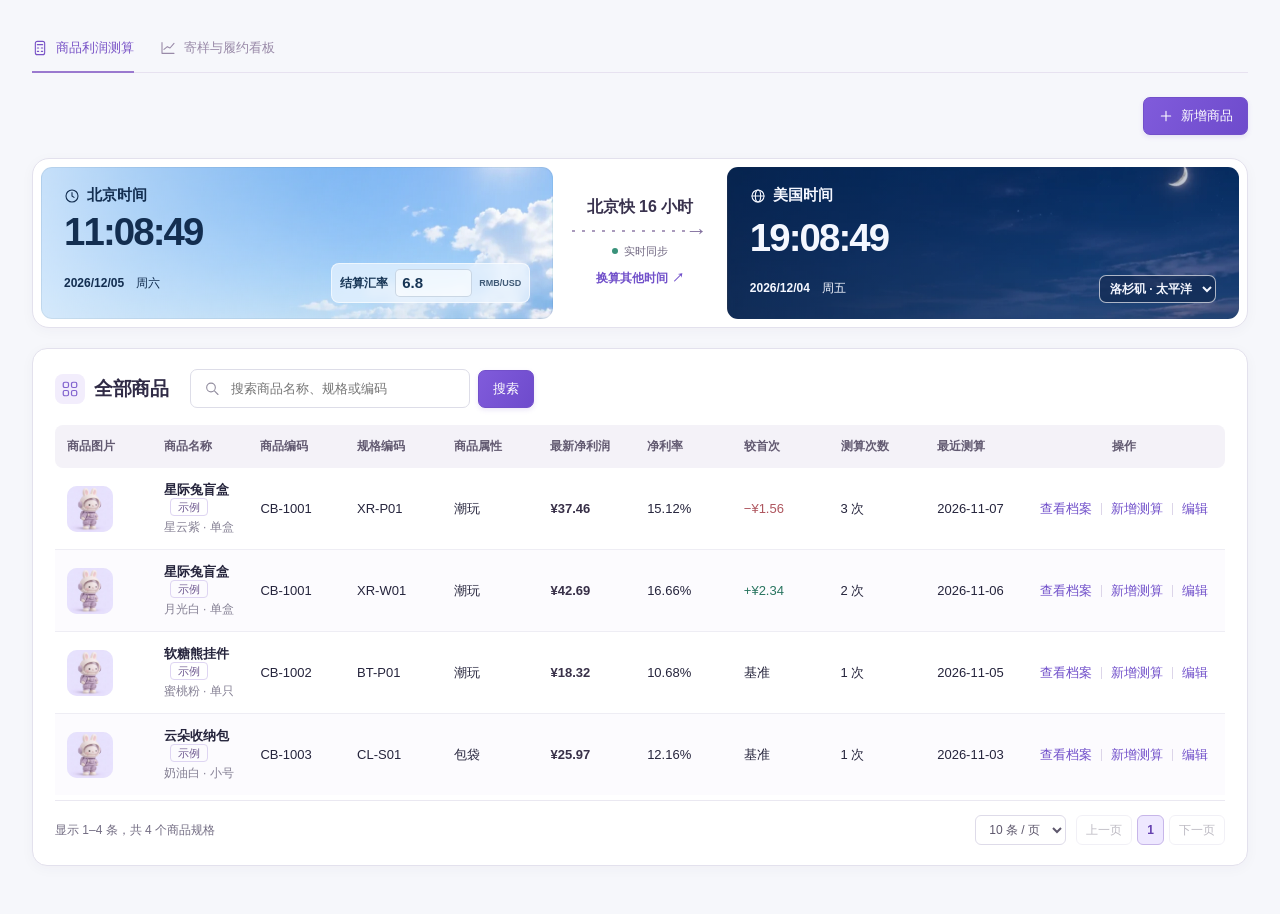
<file: cross-border-profit.html>
<!doctype html>
<html lang="zh-CN"><head><meta charset="utf-8"><meta name="viewport" content="width=device-width,initial-scale=1"><title>跨境利润</title><style>
*{box-sizing:border-box}
body{margin:0;background:#f6f7fb;color:#25243c;font:15px "PingFang SC",Arial,sans-serif;-webkit-font-smoothing:antialiased}
h1,h2,h3,p{margin:0}
b,strong,.num,td{font-variant-numeric:tabular-nums}
button{font:inherit;color:inherit}
aside{position:absolute;left:0;top:0;bottom:0;width:204px;border-right:1px solid #e1e3ef;background:linear-gradient(178deg,#fff 50%,#f8f6ff 100%);display:flex;flex-direction:column;padding:30px 16px}
.brand{display:flex;align-items:center;gap:9px;font-size:24px;font-weight:750;letter-spacing:-1px;padding:0 10px}
.star{font-size:35px;line-height:1;color:#805ae9}
.work{margin:12px 12px 42px;color:#77768a;font-size:13px}
.nav{padding:13px 12px;border-radius:8px;display:flex;gap:11px;align-items:center;color:#68677d;margin-bottom:6px}
.active{background:#efebff;color:#6b4dc6;font-weight:600}
.sidefoot{margin-top:auto;padding:14px 10px 0;border-top:1px solid #e3e2ef;font-size:12px;color:#77768a;display:flex;gap:8px;align-items:center}
.i{width:19px;height:19px;fill:none;stroke:currentColor;stroke-width:1.65;stroke-linecap:round;stroke-linejoin:round;flex:none}
.shell{margin-left:204px}
.bar{height:66px;display:flex;align-items:center;justify-content:space-between;background:#fff;border-bottom:1px solid #e4e5ef;padding:0 32px;font-size:13px;color:#737188}
.crumb,.inline,.actions,.section,.market{display:flex;align-items:center;gap:10px}
.crumb .i{width:12px}
.market{color:#605c74}
.market .i{width:16px}
main{padding:28px 32px 32px}
.pagehead{display:flex;align-items:center;justify-content:space-between;margin-bottom:23px}
h1{font-size:30px;letter-spacing:-1.4px;line-height:1.45}
h2{font-size:19px;letter-spacing:-.5px}
h3{font-size:15px}
.sub,.muted{color:#79778a;font-size:13px}
.sub{margin-top:6px}
.btn{background:#fff;border:1px solid #dfdeea;border-radius:7px;padding:9px 14px;font-size:13px;font-weight:550;display:inline-flex;align-items:center;justify-content:center;gap:7px;white-space:nowrap}
.btn.p{background:#7453d6;border-color:#7453d6;color:white}
.btn .i{width:16px;height:16px}
.panel{background:white;border:1px solid #e1e2ed;border-radius:13px;padding:20px 22px;margin-bottom:16px}
.section{justify-content:space-between;margin-bottom:17px}
.section h2 .i{color:#8264cf;width:18px;height:18px}
.section h2{display:flex;align-items:center;gap:9px}
.split{display:grid;grid-template-columns:minmax(0,1.65fr) minmax(0,1fr);gap:18px;align-items:start}
.fields{display:grid;grid-template-columns:repeat(3,minmax(0,1fr));gap:13px 14px}
.fields.two{grid-template-columns:repeat(2,minmax(0,1fr))}
.field label{display:block;font-size:12px;color:#706c80;margin-bottom:5px}
.input{height:35px;background:#fff;border:1px solid #dbdce8;border-radius:6px;display:flex;justify-content:space-between;align-items:center;padding:0 10px;font-size:13px;color:#323045}
.input em{font-size:11px;font-style:normal;color:#898599}
.field.focus .input{border:1.5px solid #9367e7;background:#fbf9ff}
.input .i{width:12px}
.hint{font-size:12px;color:#777286;line-height:1.6}
.ribbon{background:#f4f1ff;border-radius:7px;padding:10px 12px;margin-top:14px;display:flex;align-items:center;justify-content:space-between;gap:8px;color:#5c4b8d;font-size:12px}
.link{color:#6d4bc2;font-weight:550}
.hero{background:linear-gradient(110deg,#eee9fe,#f8f6ff 78%);border:1px solid #e3dbfb;border-radius:13px;padding:21px 23px}
.hero .num{font-size:39px;letter-spacing:-1.8px;font-weight:650;color:#4b3775;margin:6px 0}
.hero small{color:#6d627d}
.row{display:flex;justify-content:space-between;align-items:center;font-size:13px;padding:7px 0;gap:10px}
.row span:first-child{color:#716d83}
.hr{height:1px;background:#e7e5ee;margin:9px 0}
.tag{display:inline-block;padding:3px 8px;border-radius:5px;background:#f1edff;font-size:11px;color:#7556b7;font-weight:550}
.pos{color:#28745f}
.neg{color:#ae555e}
.wide{width:100%;margin-top:15px}
.cards{display:grid;grid-template-columns:repeat(4,1fr);border:1px solid #dedfea;border-radius:12px;background:white;margin-bottom:18px;padding:18px 3px}
.metric{padding:0 20px;border-right:1px solid #e7e6ee}
.metric:last-child{border:0}
.metric small{color:#706e83}
.metric b{display:block;font-size:27px;line-height:1.45;letter-spacing:-1px}
.metric span{display:block;font-size:12px;color:#858096}
.thumb{width:58px;height:58px;border-radius:10px;object-fit:cover}
.cover{width:178px;height:150px;object-fit:cover;object-position:50% 47%;border-radius:10px}
.identity{display:flex;align-items:center;gap:14px}
.strip{background:linear-gradient(108deg,#ede7fc,#f7f5ff 70%);border:1px solid #e3dcf3;border-radius:13px;padding:16px;display:flex;gap:24px;align-items:center;margin-bottom:20px}
.strip h2{font-size:25px;margin:6px 0}
.strip .stat{margin-left:auto;display:flex;align-items:center;gap:32px;padding-right:24px}
.strip .stat b{font-size:27px;display:block;margin-top:4px}
.strip .stat small{color:#766c85}
.search{border:1px solid #dddde8;background:#fff;border-radius:7px;padding:9px 13px;display:flex;gap:9px;align-items:center;color:#928d9f;font-size:13px;min-width:310px}
.search .i{width:16px}
.table{width:100%;border-collapse:collapse;text-align:left;font-size:13px}
.table th{font-size:12px;color:#79758a;font-weight:550;background:#f6f6fa}
.table th,.table td{padding:12px 10px;white-space:nowrap}
.table td{border-bottom:1px solid #eeedf4}
.table tr:last-child td{border:0}
.table td small{display:block;font-size:11px;color:#858094;margin-top:3px}
.table .selected{background:#fbf9ff}
.between{display:flex;justify-content:space-between;align-items:center}
.small-icon{border-radius:7px;background:#eee9fb;color:#7b64b0;display:flex;align-items:center;justify-content:center;width:34px;height:34px}
.chartwrap{position:relative}
.trendsvg{display:block;width:100%;height:145px}
.flat{padding:13px 0;border-bottom:1px solid #ecebf2;font-size:13px;display:flex;justify-content:space-between;align-items:center}
.flat:last-child{border:0}
.mini th,.mini td{padding:9px 7px;text-align:right}
.mini th:first-child,.mini td:first-child{text-align:left}
.costs{display:flex;gap:10px;align-items:center;margin-top:15px}
.costs b{font-size:19px}
.quote{margin-top:14px;color:#736e82;font-size:12px;line-height:1.7}
.tot{font-size:15px;color:#6247a0;font-weight:650}
.twocol{display:grid;grid-template-columns:1fr 1fr;gap:22px}
.twocol>div+div{border-left:1px solid #e8e7f1;padding-left:21px}
.line{display:flex;gap:10px;align-items:center}
.line .i{width:14px}
.footline{margin-top:12px;font-size:12px;color:#837d91}
.record{color:#6d4ac2;font-weight:600}
.titlemeta{font-size:13px;color:#777286;line-height:1.6}
.num{font-family:Arial,"PingFang SC",sans-serif}

:root{--purple:#7150ca;--line:#e3e2ed}body{min-height:100vh}aside{position:fixed;z-index:2}.nav{border:0;text-align:left;background:transparent}.nav.active{background:#efebff}.nav,.btn,.link,summary,select{cursor:pointer}button:focus-visible,a:focus-visible,summary:focus-visible,input:focus-visible,select:focus-visible{outline:3px solid #baa2f0;outline-offset:2px}.btn:hover,.nav:hover{filter:brightness(.97)}.btn:disabled{opacity:.55;cursor:default}.link{background:transparent;border:0;padding:3px 0;font:inherit;color:var(--purple);text-align:left}.link:hover{text-decoration:underline}.focusring{border-color:#9273de!important}.ribbon{flex-wrap:wrap}.ribbon .actions{gap:12px}.input{padding:0 9px;min-width:0}.input input,.input select,.search input{display:block;background:transparent;border:none;font:inherit;color:inherit;outline:none!important;width:100%;min-width:0}.input input,.input select{height:100%}.input:focus-within,.search:focus-within{border-color:#8b66d6;box-shadow:0 0 0 2px #ede6fb}.input em{white-space:nowrap}.input input[type=number]{appearance:textfield}.input input::-webkit-inner-spin-button{appearance:none}.input.readonly{background:#f6f5fa}.field label{font-weight:500}.fields{row-gap:15px}.search{min-width:280px}.search input{color:#302d45}.hero .num{overflow-wrap:anywhere}.tablewrap{overflow:auto}.chip{font-size:11px;padding:2px 7px;border:1px solid #ded5f2;color:#705b91;border-radius:4px;margin-left:6px}.changed{color:#7650bf;font-size:12px}.caps{margin:12px 0 6px;font-size:13px;color:#686476;font-weight:650}.cardfoot{margin:14px 0 0}.error{color:#ad4252}.good{color:#28745f}.searchline{display:flex;align-items:center;gap:8px}.empty{text-align:center;padding:36px 10px;color:#837e91}.right{position:sticky;top:14px}.pricehero{margin-bottom:15px}.strip .plaincover,.fallback{width:130px;height:126px;display:grid;place-items:center;color:#8062bf;background:#ebe6fa;border-radius:9px}.fallback .i{width:52px;height:52px}.strip .cover{width:154px;height:136px}.thumb.fallback{width:55px;height:55px}.thumb.fallback .i{width:28px;height:28px}.metric b{overflow-wrap:anywhere}.marg{margin-top:10px}.details{margin-top:10px}.details summary{font-size:13px;font-weight:600;padding:8px 0}.details[open] summary{margin-bottom:5px}.pair{font-size:12px;color:#817c90}.notice{padding:10px 12px;background:#fff7ed;border-radius:6px;font-size:12px;color:#885a26;margin:8px 0}.hero .tag{background:#e7dff7}.history-change{white-space:normal!important;max-width:260px;line-height:1.6}.meta{font-size:12px;color:#7a7489}.breakval{overflow-wrap:anywhere;min-width:0}.row b{text-align:right}.split>div{min-width:0}.identity,.pagehead>div{min-width:0}.identity h1,h2{overflow-wrap:anywhere}.cover{object-position:50% 52%}.section .hint{text-align:right}#toast{position:fixed;z-index:8;bottom:24px;left:50%;transform:translateX(-50%);background:#322b46;color:white;padding:11px 18px;border-radius:8px;max-width:90vw;box-shadow:0 4px 18px #30244120}#toast:empty{display:none}dialog{border:1px solid var(--line);border-radius:14px;padding:24px;max-width:min(580px,94vw);width:580px;color:inherit}dialog::backdrop{background:#29243651}.clocks{display:grid;grid-template-columns:1fr 1fr;gap:10px}.clocks article{padding:15px;background:#f5f1ff;border-radius:8px}.clocks strong{display:block;font-size:21px;margin:6px 0}.timeinput{width:100%;padding:8px;border:1px solid var(--line);border-radius:6px;margin:6px 0;color:inherit;font:inherit}.nowrap{white-space:nowrap}.wide{white-space:normal}.hr{flex:none}.listnote{margin-bottom:6px}.strip .link{margin-top:10px}.stack{display:grid;gap:8px}.table small{white-space:normal}.compare th,.compare td{text-align:right}.compare th:first-child,.compare td:first-child{text-align:left}.compare td{font-size:12px}.table .rowname{white-space:normal;max-width:210px}.graph{overflow-x:auto}.graph svg{width:100%;height:156px;display:block}.toolbar{display:flex;align-items:center;justify-content:space-between;gap:8px}.mutedbtn{background:none;border:0;color:#766b8f;font:inherit;cursor:pointer}.refdesc{font-size:12px;color:#726c80;margin:10px 0}.error:empty,.footline:empty{display:none}
@media(max-width:1150px){aside{width:175px}.shell{margin-left:175px}main{padding:24px 20px}.bar{padding:0 20px}.split{grid-template-columns:minmax(0,1.4fr) minmax(0,1fr)}.panel{padding:16px}.strip .stat{gap:16px;padding-right:3px}.table th,.table td{padding:10px 8px}}
@media(max-width:900px){aside{width:auto;position:static;flex-direction:row;align-items:center;padding:7px 15px;border-right:0;border-bottom:1px solid var(--line);background:white}.brand{font-size:18px;padding:0 8px 0 0}.star{font-size:25px}.work,.sidefoot{display:none}.nav{font-size:13px;margin:0;padding:8px}.shell{margin:0}.bar{height:42px}.split{grid-template-columns:1.3fr 1fr}.strip .stat{gap:14px}.right{position:static}.fields{grid-template-columns:repeat(2,minmax(0,1fr))}.twocol{grid-template-columns:1fr;gap:5px}.twocol>div+div{border:0;padding:0}}
@media(max-width:680px){main{padding:16px 12px}.bar{padding:0 12px}.market{font-size:11px}.pagehead{align-items:flex-start;gap:10px;flex-wrap:wrap;margin-bottom:14px}h1{font-size:24px}h2{font-size:16px}.split{display:flex;flex-direction:column;gap:0}.split>div{width:100%}.panel,.hero{padding:15px}.cards{grid-template-columns:1fr 1fr;row-gap:12px}.metric:nth-child(2){border:0}.metric{padding:0 12px}.metric b{font-size:22px}.strip{padding:12px;gap:10px;flex-wrap:wrap}.strip .cover,.strip .fallback{width:80px;height:80px}.strip .stat{margin:0 0 0 auto;gap:10px}.strip .stat b{font-size:18px}.section{flex-wrap:wrap}.search{min-width:0;width:100%}.actions{flex-wrap:wrap}.clocks{grid-template-columns:1fr}.crumb{font-size:11px;gap:4px}.tablewrap{max-width:100%}.thumb{width:46px;height:46px}.tag{font-size:10px}.section .hint{text-align:left}.twocol{gap:9px}.panel{margin-bottom:12px}.right{margin-top:3px}.hero .num{font-size:33px}}
.archive-clocks{margin:0 0 20px}
.clock-band{display:grid;grid-template-columns:minmax(0,1fr) clamp(136px,12vw,198px) minmax(0,1fr);align-items:stretch;gap:10px}
.city-clock{color:#132e50;background-color:#b9daf4;background-image:linear-gradient(95deg,#eaf5ffce 0%,#eaf5ff45 60%,transparent 100%),var(--scene);background-position:center 62%;background-size:cover;border-radius:14px;min-width:0;min-height:150px;padding:19px 23px 16px;display:flex;flex-direction:column;justify-content:space-between;box-shadow:inset 0 0 0 1px #24364d12}
.city-clock[data-phase="dusk"]{background-image:linear-gradient(95deg,#fff2e3cf,#fff2e335 70%),var(--scene)}
.city-clock[data-phase="night"]{color:#f4f7ff;background-color:#102a50;background-image:linear-gradient(95deg,#091d41aa,#0b22493d 72%),var(--scene)}
.city-title{display:flex;align-items:center;gap:7px;font-size:15px;font-weight:650}.city-title .i{width:16px;height:16px}.city-hour{font:650 clamp(35px,3vw,52px)/1.1 Arial,sans-serif;font-variant-numeric:tabular-nums;letter-spacing:-1.9px;margin:6px 0 10px}
.city-foot{display:flex;align-items:center;justify-content:space-between;gap:6px;min-height:29px;flex-wrap:wrap}.city-date{font-size:12px;font-weight:550}.zone-offset{font-size:11px;font-weight:650;border:1px solid currentColor;border-radius:16px;padding:3px 9px;opacity:.85}
.zone-select{color:inherit;border:1px solid #ffffffa6;border-radius:7px;padding:5px 6px;font-size:12px;font-weight:600;max-width:100%;background:#ffffff87;cursor:pointer}.city-clock[data-phase="night"] .zone-select{background:#132a52b8}.zone-select option{background:#fff;color:#24223a}
.clock-link{display:flex;flex-direction:column;align-items:center;justify-content:center;gap:8px;color:#39324e;text-align:center}
.clock-link strong{font-size:16px}.clock-line{width:88%;display:flex;align-items:center;color:#82709e}.clock-line:before{content:'';display:block;flex:1;height:2px;background:repeating-linear-gradient(90deg,#aa9bbc 0 3px,transparent 3px 10px)}.clock-line span{line-height:10px;font-size:22px}
.clock-status{font-size:11px;color:#706781;display:inline-flex;align-items:center;gap:6px}.clock-status:before{content:'';width:6px;height:6px;background:#39927a;border-radius:50%}.clock-status.custom:before{background:#9572c5}
.clock-toggle{font-size:12px;font-weight:600;padding:3px 4px}.clock-edit{margin-top:10px;padding:15px 18px;border:1px solid var(--line);border-radius:11px;background:white}.clock-edit[hidden],.clock-edit [hidden]{display:none}.clock-fields{display:flex;align-items:flex-end;gap:16px;flex-wrap:wrap}.clock-fields label{flex:1;min-width:180px;margin:0;font-size:12px;color:#635d72}.clock-fields .timeinput{margin-bottom:0}.clock-edit .error:not(:empty){margin-top:10px;font-size:13px}
@media(max-width:750px){.clock-band{grid-template-columns:minmax(0,1fr) minmax(0,1fr);gap:8px}.clock-link{grid-column:1/-1;grid-row:2;flex-direction:row;flex-wrap:wrap;gap:12px;justify-content:center;padding:7px;background:#eeebf7;border-radius:8px}.clock-line{display:none}.clock-link strong{font-size:13px}.city-clock{padding:13px;min-height:155px}.city-foot{align-content:flex-end;gap:5px}.city-date{font-size:11px}.zone-select{font-size:11px}.city-hour{font-size:clamp(27px,5.5vw,38px);letter-spacing:-1px}.city-title{font-size:13px}.clock-fields{gap:10px}.clock-fields label{min-width:150px}}
@media(max-width:450px){.city-foot{align-items:flex-start;flex-direction:column}.city-clock{padding:12px 10px}.city-foot{min-height:43px}.clock-status{font-size:10px}.clock-link{gap:8px}.clock-edit{padding:12px}}

.city-clock[data-phase="morning"]{--scene:url("[data-uri]")}
.city-clock[data-phase="noon"]{--scene:url("[data-uri]")}
.city-clock[data-phase="dusk"]{--scene:url("[data-uri]")}
.city-clock[data-phase="night"]{--scene:url("[data-uri]")}
.catalog-table .thumb{display:flex;width:48px;height:48px;object-fit:cover;border-radius:9px}.catalog-table .thumb.fallback .i{width:22px;height:22px}.catalog-table .rowname strong{font-weight:600}.catalog-table td{vertical-align:middle}.catalog-table tbody tr:hover{background:#fbfaff}.pager{display:flex;align-items:center;justify-content:space-between;flex-wrap:wrap;gap:10px;margin-top:15px;padding-top:13px;border-top:1px solid #eae8f1;font-size:12px;color:#736d83}.pager nav{display:flex;align-items:center;flex-wrap:wrap;gap:5px}.page-btn,.pager select{min-height:30px;padding:4px 9px;background:white;border:1px solid #dedbe9;border-radius:6px;font:inherit;color:#5e586d;cursor:pointer}.page-btn[aria-current]{background:#eee8ff;border-color:#c7b6e9;color:#6541af;font-weight:700}.page-btn:disabled{opacity:.4;cursor:default}.pager select{margin-right:5px}
.product-upload{display:flex;align-items:center;gap:14px;margin-top:17px}.photo-picker{position:relative;display:inline-block;color:#704dbb;font-size:12px;font-weight:550;cursor:pointer}.photo-picker input{width:1px;height:1px;opacity:0;position:absolute;overflow:hidden}.photo-picker:focus-within{outline:2px solid #9574d5;outline-offset:2px}.profile-meta{display:flex;align-items:center;gap:12px;flex-wrap:wrap}
.pagehead .heading-left{display:flex;align-items:center;gap:14px}.heading-left .btn{flex:none}.heading-left .btn:before{content:'←';font-size:16px}.metric b>span{font-size:inherit;color:inherit}.metric b>.pos{color:#28745f}.metric b>.neg{color:#ae555e}
.trend-layout{display:grid;grid-template-columns:minmax(0,1fr) minmax(180px,218px);gap:22px;align-items:stretch}.trend-plot{min-width:0;overflow-x:auto}.trend-plot svg{display:block;font-family:Arial,"PingFang SC",sans-serif}.trend-grid{stroke:#e5e2ed;stroke-dasharray:4 5}.axis-label{fill:#878193;font-size:11px}.value-label,.tick-label{text-anchor:middle}.value-label{fill:#584271;font-size:13px;font-weight:600}.tick-label{font-size:12px;fill:#52495f}.trend-plot [data-point]{cursor:pointer;outline:none}.trend-plot [data-point]:focus-visible .dot{stroke:#462b77;stroke-width:3}.trend-plot .halo{fill:transparent}.trend-plot .dot{fill:white;stroke:#835bd1;stroke-width:2}.trend-plot [aria-pressed=true] .halo,.trend-plot g:focus .halo{fill:#dacbf6}.trend-plot [aria-pressed=true] .dot{fill:#7955c5}.trend-selection{background:linear-gradient(130deg,#f3edfc,#faf9fd);border:1px solid #e7e0f1;border-radius:10px;padding:15px 17px}.trend-selection>strong,.trend-selection>small{display:block}.trend-selection>strong{font:650 29px/1.4 Arial;color:#493662;font-variant-numeric:tabular-nums}.trend-selection>small,.trend-kicker{font-size:12px;color:#756984}.trend-selection>small{margin-bottom:8px}.trend-selection .row{padding:4px 0}.trend-selection .link{font-size:12px;margin-top:5px}
@media(max-width:760px){.trend-layout{grid-template-columns:minmax(0,1fr)}.trend-selection{display:flex;align-items:center;gap:8px 14px;flex-wrap:wrap}.trend-selection .row{gap:6px}.trend-selection>small,.trend-selection .link{margin:0}.trend-selection>strong{font-size:21px}.heading-left{flex-wrap:wrap}.pagehead .heading-left{gap:9px}.pager nav{row-gap:8px}}
.clock-fx{display:inline-flex;align-items:center;gap:7px;padding:5px 8px;border-radius:8px;background:#e9f4ffb8;border:1px solid #fff9;color:#173555;font-size:12px;font-weight:650;backdrop-filter:blur(5px)}.clock-fx input{width:77px;min-width:0;background:#ffffff9c;border:1px solid #8099b35c;border-radius:5px;padding:4px 6px;color:inherit;font:600 15px/1.2 Arial,sans-serif}.clock-fx small{font-size:9px;opacity:.8}.home-rate-use{margin:8px 0;font-size:12px;text-align:right}.catalog-search{display:flex;align-items:center;gap:8px}
@media(max-width:680px){.catalog-search{width:100%;min-width:0}.catalog-search .search{flex:1;min-width:0}.clock-fx{gap:4px;padding:3px 4px;font-size:10px}.clock-fx input{width:60px;font-size:12px}.clock-fx small{display:none}}

/* Shared surfaces and section hierarchy */
.panel,.cards,.hero{box-shadow:0 3px 14px rgba(43,32,78,.035)}
.panel{border-color:#e3e1ed;border-radius:15px}
.section h2{color:#302b46;font-weight:650}
.section h2 .i{box-sizing:content-box;padding:6px;background:#f2edfc;border-radius:8px}
.btn.p{background:linear-gradient(120deg,#805bdb,#6e4bcc);border-color:#7250ca;box-shadow:0 2px 5px #6e4bcc24}
.clock-band{padding:8px;background:white;border:1px solid #e3e1ed;border-radius:17px;box-shadow:0 3px 14px #34284809}
.clock-band .city-clock{border-radius:11px}
.catalog-table{table-layout:fixed;min-width:1100px;font-size:13px}
.catalog-table th,.catalog-table td{padding:13px 12px}
.catalog-table th{background:#f4f2f8;color:#625a71;font-weight:600;line-height:1.4}
.catalog-table th:first-child{border-radius:8px 0 0 8px}
.catalog-table th:last-child,.catalog-table td:last-child{text-align:center}
.catalog-table th:last-child{border-radius:0 8px 8px 0;width:203px}
.catalog-table .rowname{overflow-wrap:anywhere}
.catalog-table td:nth-child(3),.catalog-table td:nth-child(4){white-space:normal;overflow-wrap:anywhere}
.catalog-table td[data-label="最新净利润"]{font-weight:650;color:#383048}
.catalog-table tbody tr:nth-child(even){background:#fcfbfe}
.catalog-table tbody tr:hover,.catalog-table tbody tr:focus-within{background:#f8f5fd}
.catalog-table .thumb{width:46px;height:46px;border-radius:10px;box-shadow:inset 0 0 0 1px #6e56a512}
.catalog-table td small{font-size:12px;margin-top:4px}
.catalog-actions{display:inline-flex;align-items:center;gap:9px;white-space:nowrap}
.catalog-actions .link{font-size:13px;font-weight:550;line-height:1.5;padding:5px 0}
.catalog-actions .link+.link{position:relative;padding-left:10px}
.catalog-actions .link+.link:before{content:'';position:absolute;left:0;top:50%;height:12px;transform:translateY(-50%);border-left:1px solid #dcd5e9}
#listrows .pager{padding-top:14px;margin-top:5px}
@media(max-width:700px){
 .clock-band{padding:5px;gap:6px}
 .catalog-table{display:block;min-width:0}
 .catalog-table thead{position:absolute;clip-path:inset(50%);width:1px;height:1px;overflow:hidden}
 .catalog-table tbody{display:grid;gap:10px}
 .catalog-table tbody tr{display:grid;grid-template-columns:repeat(2,minmax(0,1fr));gap:6px 13px;padding:13px;border:1px solid #e9e5ef;border-radius:10px;align-items:start}
 .catalog-table td{display:block;border:0;padding:0;white-space:normal;overflow-wrap:anywhere}
 .catalog-table td:first-child{grid-area:1/1;width:46px}
 .catalog-table td:nth-child(2){grid-area:1/1/2/-1;padding-left:59px;align-self:center}
 .catalog-table td:nth-child(n+3):not(:last-child):before{content:attr(data-label);display:block;color:#80788d;font-size:11px;font-weight:400;margin-bottom:2px}
 .catalog-table td:last-child{align-self:end;justify-self:end}
 .catalog-actions{gap:7px}.catalog-actions .link{font-size:12px}.catalog-actions .link+.link{padding-left:8px}
 .catalog-table .rowname{max-width:none}
}
.panel>.section:has(#catalog-search){justify-content:flex-start;gap:22px;flex-wrap:wrap}
#basic-editor{width:min(480px,calc(100vw - 28px));padding:22px;border-color:#e4dfef;color:inherit;box-shadow:0 20px 70px #2d194633}
#basic-editor::backdrop{background:#28213355}
#basic-editor .modal-close{border:0;border-radius:6px;background:#f5f2f9;font-size:22px;line-height:29px;width:30px;cursor:pointer;color:#675d75}
.basic-photo{display:flex;align-items:center;gap:13px;margin-bottom:19px;padding:13px;background:#f8f6fc;border-radius:9px}
.basic-photo .photo-picker{margin-top:4px}.basic-footer{display:flex;justify-content:flex-end;gap:8px;margin-top:20px}
#basic-editor .error{font-size:13px;margin-top:10px}
@media(max-width:700px){.catalog-table td:last-child{grid-column:1/-1;justify-self:stretch}.panel>.section:has(#catalog-search){gap:10px}}
.basics-grid>.field:first-child{grid-column:1/-1}
.basics-grid{column-gap:18px;row-gap:14px}
#basic-editor{max-height:90vh;overflow-y:auto}
@media(max-width:380px){.fields.basics-grid{grid-template-columns:minmax(0,1fr)}}
</style><link rel="stylesheet" href="./profit-comparison.css?v=261d70282a01"><link rel="stylesheet" href="./profit-bi.css?v=cf323610b5bc"></head><body><main id="app"></main><div id="toast" role="status"></div><script>(function(root){
  const cache = new Map();
  function local(timestamp, zone) {
    if (!cache.has(zone)) cache.set(zone, new Intl.DateTimeFormat('en-CA', {timeZone:zone,year:'numeric',month:'2-digit',day:'2-digit',hour:'2-digit',minute:'2-digit',second:'2-digit',hourCycle:'h23'}));
    const fields = Object.fromEntries(cache.get(zone).formatToParts(timestamp).map(part => [part.type,part.value]));
    return `${fields.year}-${fields.month}-${fields.day}T${fields.hour}:${fields.minute}:${fields.second}`;
  }
  function offset(timestamp,zone){return (Date.parse(local(timestamp,zone)+'Z')-Math.floor(timestamp/1000)*1000)/60000;}
  function resolve(value,zone){
    const normalized=value.length===16?value+':00':value;
    if(!/^\d{4}-\d{2}-\d{2}T\d{2}:\d{2}:\d{2}$/.test(normalized))return [];
    const naive=Date.parse(normalized+'Z');
    if(!Number.isFinite(naive))return [];
    const offsets=new Set([-48,-24,0,24,48].map(hours=>offset(naive+hours*3600000,zone)));
    return [...offsets].map(minutes=>naive-minutes*60000).filter(timestamp=>local(timestamp,zone)===normalized).sort((first,second)=>first-second);
  }
  function phase(timestamp,zone){
    const hour=Number(local(timestamp,zone).slice(11,13));
    if(hour<6||hour>=19)return 'night';
    if(hour<12)return 'morning';
    if(hour<17)return 'noon';
    return 'dusk';
  }
  root.TimeCore={local,offset,resolve,phase};
  if(typeof module!=='undefined')module.exports=root.TimeCore;
})(globalThis);
</script>
<script>(function (root) {
  const ranges = [[.05,.226],[.227,.311],[.312,.45],[.451,1],[1.001,3],[3.001,10]];
  const makeTiers = (rates, fees) => ranges.map(([min,max],index) => ({min,max,rate:rates[index],fee:fees[index]}));
  const RATES = {
    USPH: { name:'美国普货快线(TK)', mode:'max', tiers:makeTiers([97,97,97,102,102,102],[22,21,19,12,12,12]) },
    USFC: { name:'美国带电快线(TK)', mode:'max', tiers:makeTiers([102,102,102,107,107,107],[22,21,19,12,12,12]) },
    USMPPK: { name:'USMPPK美国', mode:'actual', tiers:makeTiers([111,111,111,108,108,108],[25,25,25,27,29,29]) },
    USTM: { name:'美国特敏专线', mode:'max', tiers:[[.05,.2,100,35],[.201,.45,100,35],[.451,.7,100,50],[.701,1,100,50],[1.001,2,100,49],[2.001,5,100,49],[5.001,10,100,49]].map(([min,max,rate,fee])=>({min,max,rate,fee})) }
  };
  const RULES = {'普货':'USPH','潮玩':'USPH','带电':'USFC','带磁':'USFC','毛绒':'USMPPK','洞洞包':'USMPPK','包袋':'USMPPK','液体':'USTM','未分类':'USPH'};
  const PACK = {'普货':[1.15,1.3],'潮玩':[1.25,1.4],'毛绒':[.75,1.2],'带电':[1.3,1.45],'包袋':[.95,1.15],'洞洞包':[1.05,1.2],'带磁':[1.2,1.3],'液体':[1.3,1.3]};
  const round2 = value => Math.round((value + Number.EPSILON)*100)/100;
  function quote(input) {
    for (const key of ['length','width','height','weight']) if (typeof input[key]!=='number'||!Number.isFinite(input[key])||input[key]<=0||input[key]>1e6) throw Error('长宽高与实重必须为有效正数。');
    let {length,width,height,weight}=input;
    if (input.naked) {
      const [sizeFactor,weightFactor]=PACK[input.attribute]||PACK['普货'];
      length=round2(length*sizeFactor);width=round2(width*sizeFactor);height=round2(height*sizeFactor);weight=round2(weight*weightFactor);
    }
    if (![length,width,height,weight].every(value=>value>0)) throw Error('包装换算后尺寸或重量为0，请检查输入。');
    let code=RULES[input.attribute]||'USPH';
    const hongKong=input.store==='香港店铺';
    if (hongKong&&code!=='USTM') code='USFC';
    const channel=RATES[code];
    const volumeWeight=round2(length*width*height/10000);
    const chargeWeight=round2(Math.max(channel.mode==='actual'?weight:Math.max(weight,volumeWeight),.05));
    const tier=channel.tiers.find(tier=>chargeWeight>=tier.min-1e-9&&chargeWeight<=tier.max+1e-9);
    if (!tier) throw Error(chargeWeight>10?'计费重超过10kg，需人工询价。':'未匹配到报价区间，需人工询价。');
    const extra=hongKong?1:0;
    return {code,name:channel.name,mode:channel.mode,length,width,height,weight,volumeWeight,chargeWeight,rate:tier.rate,fee:tier.fee,extra,cny:round2(chargeWeight*tier.rate+tier.fee+extra),naked:!!input.naked};
  }
  const api={quote,RATES,RULES,PACK,version:'2026.09.28-op',updatedAt:'2026-09-28'};
  root.FreightCore=api;
  if(typeof module!=='undefined')module.exports=api;
})(globalThis);
</script>
<script>(function (root) {
  const FEES = [{key:'promotion',name:'推广费',rate:20},{key:'operation',name:'代运营',rate:10},{key:'platform',name:'平台佣金',rate:7},{key:'royalty',name:'版权费',rate:4},{key:'labor',name:'人工成本',rate:3},{key:'other',name:'其他费用',rate:2}];
  const DEFAULTS = {fx:6.8,multiplier:2.8,costRate:40,divisor:1.13,tax:25,...Object.fromEntries(FEES.map(fee=>[fee.key,fee.rate]))};
  function requireNumber(value,label,min=0,max=1e9) {
    if(typeof value!=='number'||!Number.isFinite(value)||value<min||value>max)throw Error(label+'填写无效');
    return value;
  }
  function recommend(chinaPrice,multiplier,fx) {
    requireNumber(chinaPrice,'国内组合价');requireNumber(multiplier,'售价倍率',0,1000);requireNumber(fx,'汇率',.000001);
    return chinaPrice*multiplier/fx;
  }
  function calculate(input) {
    for(const key of ['chinaPrice','logistics'])requireNumber(input[key],key);
    requireNumber(input.receipt,'最终实收',0,2e9);
    requireNumber(input.fx,'汇率',.000001);
    requireNumber(input.divisor,'去税系数',1);
    for(const key of ['costRate','tax',...FEES.map(fee=>fee.key)])requireNumber(input[key],key,0,100);
    if(!['RMB','USD'].includes(input.currency))throw Error('请选择物流币种');
    const grossUsd=input.receipt,grossRmb=grossUsd*input.fx;
    const revenueRmb=grossRmb/input.divisor,revenueUsd=revenueRmb/input.fx;
    const costRmb=input.chinaPrice*input.costRate/100,costUsd=costRmb/input.fx;
    const logisticsRmb=input.currency==='RMB'?input.logistics:input.logistics*input.fx;
    const logisticsUsd=logisticsRmb/input.fx;
    const fees=FEES.map(fee=>{
      const isRoyalty=fee.key==='royalty';
      return {...fee,rate:input[fee.key],basis:isRoyalty?'产品成本':'真实营业收入',usd:(isRoyalty?costUsd:revenueUsd)*input[fee.key]/100,rmb:(isRoyalty?costRmb:revenueRmb)*input[fee.key]/100};
    });
    const feeUsd=fees.reduce((sum,fee)=>sum+fee.usd,0);
    const pretaxUsd=revenueUsd-costUsd-logisticsUsd-feeUsd;
    const taxUsd=Math.max(0,pretaxUsd)*input.tax/100;
    const netUsd=pretaxUsd-taxUsd;
    return {grossUsd,grossRmb,revenueRmb,revenueUsd,costRmb,costUsd,logisticsRmb,logisticsUsd,fees,feeUsd,rateTotal:fees.filter(fee=>fee.key!=='royalty').reduce((sum,fee)=>sum+fee.rate,0),pretaxUsd,taxUsd,netUsd,netRmb:netUsd*input.fx,margin:revenueUsd>0?netUsd/revenueUsd:null};
  }
  const api={FEES,DEFAULTS,recommend,calculate};root.DailyCore=api;if(typeof module!=='undefined')module.exports=api;
})(globalThis);
</script><script src="./profit-bi-core.js?v=fe8e5bce0f29"></script><script src="./profit-bi.js?v=3832bef5b597"></script><script>
const ico={box:'<path d="m3 7 9-5 9 5v10l-9 5-9-5zm0 0 9 5 9-5m-9 5v10M7 4.8l9 5"/>',clock:'<circle cx="12" cy="12" r="9"/><path d="M12 7v5l3 2"/>',db:'<ellipse cx="12" cy="5" rx="8" ry="3"/><path d="M4 5v14c0 4 16 4 16 0V5M4 12c0 4 16 4 16 0"/>',chev:'<path d="m8 10 4 4 4-4"/>',go:'<path d="m9 6 6 6-6 6"/>',search:'<circle cx="10.5" cy="10.5" r="6.5"/><path d="m16 16 5 5"/>',plus:'<path d="M12 5v14M5 12h14"/>',grid:'<rect x="3" y="3" width="7" height="7" rx="2"/><rect x="14" y="3" width="7" height="7" rx="2"/><rect x="3" y="14" width="7" height="7" rx="2"/><rect x="14" y="14" width="7" height="7" rx="2"/>',globe:'<circle cx="12" cy="12" r="9"/><ellipse cx="12" cy="12" rx="4" ry="9"/><path d="M3 12h18"/>',file:'<path d="M5 3h10l4 4v14H5zM14 3v6h5M9 13h6M9 17h6"/>',calc:'<rect x="5" y="2" width="14" height="20" rx="3"/><path d="M8 7h8M8 12h2m4 0h2m-8 5h2m4 0h2"/>',chart:'<path d="M3 4v16h18M6 14l5-4 4 2 6-7"/>',ship:'<rect x="2" y="6" width="12" height="10" rx="2"/><path d="M14 9h4l4 4v3h-8"/><circle cx="6" cy="17" r="2"/><circle cx="18" cy="17" r="2"/>',down:'<path d="M12 3v12m-5-5 5 5 5-5M4 16v5h16v-5"/>',sl:'<path d="M4 7h7m4 0h5M4 17h2m4 0h10"/><circle cx="13" cy="7" r="2"/><circle cx="8" cy="17" r="2"/>'};
const I=(k)=>'<svg class="i" viewBox="0 0 24 24">'+ico[k]+'</svg>';

const rabbit='[data-uri]';
'use strict';
const $ = id => document.getElementById(id);
const esc = value => String(value ?? '').replace(/[&<>"']/g, c => ({'&':'&amp;','<':'&lt;','>':'&gt;','"':'&quot;',"'":'&#39;'}[c]));
const clone = value => JSON.parse(JSON.stringify(value));
const last = array => array[array.length-1];
const yuan = v => money(v,'¥');
const usd = v => money(v,'$');
function money(v,unit){return v==null?'—':(v<0?'−':'')+unit+Math.abs(v).toLocaleString('zh-CN',{minimumFractionDigits:2,maximumFractionDigits:2});}
const pct = v => v==null?'不适用':(100*v).toFixed(2)+'%';
const pp = (a,b)=>a==null||b==null?'—':signed((a-b)*100,'',' 个百分点');
function signed(n,unit='¥',suffix=''){return (Math.abs(n)<0.0000001?'':n>0?'+':'−')+unit+Math.abs(n).toFixed(2)+suffix;}
const color = n => n>0.000001?'pos':n<-.000001?'neg':'';
const delta = (a,b,unit='¥')=>'<span class="'+color(a-b)+'">'+signed(a-b,unit)+'</span>';
const date = t => new Date(t).toLocaleString('sv-SE',{hour12:false}).slice(0,16);
const tag = s=>'<span class="tag">'+esc(s)+'</span>';
const action = (s,cmd,arg='',primary=false,icon='')=>'<button type="button" class="btn '+(primary?'p':'')+'" data-action="'+cmd+'" data-arg="'+esc(arg)+'">'+(icon?I(icon):'')+esc(s)+'</button>';
const link = (s,cmd,arg='')=>'<button type="button" class="link" data-action="'+cmd+'" data-arg="'+esc(arg)+'">'+esc(s)+'</button>';
const sect=(name,icon,extra='')=>'<div class="section"><h2>'+I(icon)+esc(name)+'</h2>'+extra+'</div>';
const panel=html=>'<section class="panel">'+html+'</section>';
const row=(k,v)=>'<div class="row"><span>'+esc(k)+'</span><b class="breakval">'+v+'</b></div>';
const heading=(t,sub,buttons='',back='')=>'<div class="pagehead"><div class="heading-left">'+back+'<div><h1>'+esc(t)+'</h1><p class="sub">'+esc(sub)+'</p></div></div>'+(buttons?'<div class="actions">'+buttons+'</div>':'')+'</div>';
function table(headers,rows,cl=''){return '<div class="tablewrap"><table class="table '+cl+'"><thead><tr>'+headers.map(t=>'<th scope="col">'+esc(t)+'</th>').join('')+'</tr></thead><tbody>'+rows.map(r=>'<tr>'+r.map((c,i)=>'<td'+(cl==='catalog-table'?' data-label="'+esc(headers[i])+'"':'')+'>'+c+'</td>').join('')+'</tr>').join('')+'</tbody></table></div>';}
const defaults=DailyCore.DEFAULTS, fees=DailyCore.FEES;
const identityKeys=['name','spec','specCode','productCode'];
const requiredIdentityKeys=identityKeys.filter(k=>k!=='spec');
const shipKeys=['store','attribute','packType','length','width','height','weight'];
const labels={name:'商品名称',spec:'商品规格',specCode:'规格编码',productCode:'商品编码',store:'发货店铺',attribute:'商品属性',packType:'尺寸类型',length:'长',width:'宽',height:'高',weight:'实重',chinaPrice:'中国组合价',costRate:'产品成本比例',salePrice:'美区商品售价',buyerShipping:'向买家收取的运费',receipt:'最终含税实收',logistics:'实际物流成本',currency:'物流币种',fx:'结算汇率',referenceChina:'国内组合价',multiplier:'参考售价倍率',divisor:'去税除数',tax:'所得税率',...Object.fromEntries(fees.map(f=>[f.key,f.name]))};
const units={length:'cm',width:'cm',height:'cm',weight:'kg',chinaPrice:'RMB',referenceChina:'RMB',salePrice:'USD',receipt:'USD',buyerShipping:'USD',costRate:'%',fx:'RMB/USD',multiplier:'倍',tax:'%',...Object.fromEntries(fees.map(f=>[f.key,'%']))};
const options={store:['广州店铺','香港店铺'],attribute:Object.keys(FreightCore.RULES),packType:['包裹尺寸','裸货尺寸'],currency:['RMB','USD']};
const payKeys=['chinaPrice','salePrice','buyerShipping','receipt','logistics','currency'];
const shippingDisplayKeys=['length','width','height','weight','attribute','packType','store'];
const rateKeys=['divisor','tax',...fees.map(f=>f.key)];
const parameterKeys=['multiplier','costRate',...rateKeys];
const ratePreference='chaoren-profit.settlement-fx.v1';
function preferredRate(){
 try{return num({fx:localStorage.getItem(ratePreference)},'fx');}
 catch{return defaults.fx;}
}
function bindRateInput(){
 const input=$('home-fx');
 input.onchange=()=>{
  try{const v=num({fx:input.value},'fx');localStorage.setItem(ratePreference,String(v));input.value=String(v);toast('新建商品的结算汇率已设为 '+v+' RMB/USD');}
  catch{const invalid=!input.validity.valid||!input.value;input.value=String(preferredRate());toast(invalid?'汇率须在 0.000001 与 1000000000 之间，已恢复上次有效值。':'汇率保存失败，请检查浏览器本地存储权限。');}
 };
 input.onkeydown=e=>{if(e.key==='Enter'){e.preventDefault();input.blur();}};
}
function fresh(){return {...defaults,name:'',spec:'',specCode:'',productCode:'',store:'广州店铺',attribute:'潮玩',packType:'包裹尺寸',length:'',width:'',height:'',weight:'',referenceChina:'',chinaPrice:'',salePrice:'',receipt:'',buyerShipping:0,logistics:'',currency:'RMB'};}
function range(k){if(k==='multiplier')return [0,1000];if(k==='divisor')return [1,1e9];if(k==='fx')return [.000001,1e9];if(k==='receipt')return [0,2e9];if(units[k]==='%')return [0,100];if(['length','width','height','weight'].includes(k))return [.000001,1e6];return [0,1e9];}
function num(f,k){const [min,max]=range(k),v=Number(f[k]);if(f[k]===''||f[k]==null||!Number.isFinite(v)||v<min||v>max)throw Error('请填写有效的'+labels[k]+'。');return v;}
function calc(f){
 const input=Object.fromEntries([...Object.keys(defaults),'chinaPrice','salePrice','receipt','buyerShipping','logistics'].map(k=>[k,num(f,k)]));
 if(Math.abs(input.salePrice+input.buyerShipping-input.receipt)>Math.max(1e-8,input.receipt*1e-12))throw Error('最终含税实收须等于商品售价加买家运费。');
 return DailyCore.calculate({...input,currency:f.currency});
}
function ref(f){return Number(DailyCore.recommend(num(f,'referenceChina'),num(f,'multiplier'),num(f,'fx')).toFixed(2));}
const sig=f=>JSON.stringify(shipKeys.map(k=>String(f[k])));
function quote(f){return {...FreightCore.quote({...Object.fromEntries(['length','width','height','weight'].map(k=>[k,num(f,k)])),attribute:f.attribute,store:f.store,naked:f.packType==='裸货尺寸'}),signature:sig(f)};}
const basicFields=['name','attribute','productCode','specCode'];
function productAttribute(p){
 const value=p.attribute??last(p.records)?.fields?.attribute;
 return options.attribute.includes(value)?value:'未分类';
}
function identity(f){return Object.fromEntries(identityKeys.map(k=>[k,String(f[k]).trim()]));}
function key(f){return JSON.stringify(['name','specCode','productCode'].map(k=>String(f[k]).trim()));}
const metaText=p=>(p.spec?p.spec+'　/　':'')+'商品属性 '+(p.records?productAttribute(p):(p.attribute||'未分类'))+'　/　规格编码 '+p.specCode+'　/　商品编码 '+p.productCode;
function formatValue(k,f){const v=f[k];if(v==null||v==='')return '未填写';const unit=k==='logistics'?f.currency:units[k];return String(v)+(unit?(unit==='%'?'':' ')+unit:'');}
function changes(a,b){return Object.keys(labels).filter(k=>!identityKeys.includes(k)&&String(a[k]??'')!==String(b[k]??'')).map(k=>labels[k]+' '+formatValue(k,a)+' → '+formatValue(k,b));}
function snap(f,q,adopt,t=Date.now()){let recommendation=null;try{recommendation=ref(f)}catch{}return {saved:t,fields:clone(f),quote:q?clone(q):null,adopted:adopt?clone(adopt):null,reference:recommendation,result:calc(f),rateTable:FreightCore.updatedAt};}
const sample=(name,spec,sc,pc,rates,days,extra={},photo=false)=>{
 const base={...fresh(),name,spec,specCode:sc,productCode:pc,referenceChina:100,chinaPrice:100,salePrice:41.18,receipt:41.18,length:20,width:15,height:10,weight:.2,logistics:50.1,...extra};
 const records=rates.map((costRate,i)=>{const f={...base,costRate},q=quote(f);return snap(f,q,q.cny===f.logistics?q:null,new Date('2026-11-'+days[i]+':00+08:00').getTime());});
 return {...identity(base),id:'demo-'+sc,identity:key(base),demo:true,photo,records};
};
function examples(){return [sample('星际兔盲盒','星云紫 · 单盒','XR-P01','CB-1001',[40,48,42],['01T09:30','04T15:10','07T10:20'],{},true),sample('星际兔盲盒','月光白 · 单盒','XR-W01','CB-1001',[43,40],['02T14:30','06T10:30'],{salePrice:42.58,receipt:42.58}),sample('软糖熊挂件','蜜桃粉 · 单只','BT-P01','CB-1002',[40],['05T11:30'],{referenceChina:65,chinaPrice:65,salePrice:28.5,receipt:28.5,logistics:48}),sample('云朵收纳包','奶油白 · 小号','CL-S01','CB-1003',[40],['03T15:30'],{referenceChina:80,chinaPrice:80,salePrice:35.5,receipt:35.5,attribute:'包袋',logistics:56})];}
let db,products=[],route='',draft=null,query='',busy=false,toastTimer;
function openDB(){return new Promise((resolve,reject)=>{
 const r=indexedDB.open('chaoren-profit-history-v1',1);
 r.onupgradeneeded=()=>{const s=r.result.createObjectStore('products',{keyPath:'id'});s.createIndex('identity','identity',{unique:true});examples().forEach(p=>s.add(p));};
 r.onsuccess=()=>resolve(r.result);r.onerror=()=>reject(r.error);
});}
function refresh(){return new Promise((resolve,reject)=>{const req=db.transaction('products').objectStore('products').getAll();req.onsuccess=()=>{products=req.result.sort((a,b)=>last(b.records).saved-last(a.records).saved);resolve()};req.onerror=()=>reject(req.error);});}
function persist(d,record){return new Promise((resolve,reject)=>{
 const tx=db.transaction('products','readwrite'),store=tx.objectStore('products');let failure='',id=d.productId;
 if(!id){id=crypto.randomUUID();const f=d.fields;store.add({...identity(f),identity:key(f),id,demo:false,attribute:f.attribute,photo:d.photo||false,records:[record]});}
 else {const r=store.get(id);r.onsuccess=()=>{const p=r.result;if(!p||p.records.length!==d.base){failure='该档案已有更新，请返回档案并基于最新记录重新测算。';tx.abort();return;}p.attribute=productAttribute(p);Object.assign(record.fields,identity(p));p.records.push(record);store.put(p);};}
 tx.oncomplete=()=>resolve(id);tx.onerror=()=>{};tx.onabort=()=>reject(Error(failure||(tx.error?.name==='ConstraintError'?'相同商品和编码已建档，请从商品列表进入档案追加测算。':'保存失败，请检查浏览器本地存储权限与空间。')));
});}
const product=id=>products.find(p=>p.id===id);
function toast(text){$('toast').textContent=text;clearTimeout(toastTimer);toastTimer=setTimeout(()=>$('toast').textContent='',4500);}
function cover(p){
 const src=typeof p.photo==='string'&&p.photo.startsWith('data:image/jpeg;base64,')?p.photo:(p.photo===true||p.demo)?rabbit:'';
 return src?'<img class="thumb" src="'+esc(src)+'" alt="'+esc(p.name)+'的商品图片">':'<span class="fallback thumb" role="img" aria-label="暂无商品图片">'+I('box')+'</span>';
}
function photoPicker(){
 return '<label class="photo-picker">选择商品图片<input type="file" data-photo accept="image/png,image/jpeg,image/webp"></label>';
}
async function readPhoto(file){
 if(!['image/jpeg','image/png','image/webp'].includes(file.type)||file.size>12*1024*1024)throw Error('请选择 12 MB 以内的 JPG、PNG 或 WebP 图片。');
 const url=URL.createObjectURL(file);try{
  const im=new Image();im.src=url;await im.decode();const scale=Math.min(1,600/Math.max(im.naturalWidth,im.naturalHeight)),c=document.createElement('canvas');
  c.width=Math.max(1,Math.round(im.naturalWidth*scale));c.height=Math.max(1,Math.round(im.naturalHeight*scale));const g=c.getContext('2d');g.fillStyle='#fff';g.fillRect(0,0,c.width,c.height);g.drawImage(im,0,0,c.width,c.height);return c.toDataURL('image/jpeg',.86);
 }finally{URL.revokeObjectURL(url);}
}
async function changePhoto(input){
 const file=input.files?.[0],d=draft;
 if(!file||!d)return;
 d.photoLoading=true;d.dirty=true;updateCalc();
 input.disabled=true;
 try{
  const photo=await readPhoto(file);
  if(d===draft){d.photo=photo;$('draft-photo').innerHTML=cover({name:d.fields.name,photo});}
 }catch(e){toast(e.message||'图片读取失败，请重新选择。');}
 finally{input.disabled=false;input.value='';if(d===draft){d.photoLoading=false;updateCalc();}}
}
function saveProductBasics(original,values,photo){
 return new Promise((resolve,reject)=>{
  const tx=db.transaction('products','readwrite'),store=tx.objectStore('products');
  let message='';
  const req=store.get(original.id);
  req.onsuccess=()=>{
   const current=req.result;
   if(!current||identityKeys.some(k=>current[k]!==original[k])||current.photo!==original.photo||productAttribute(current)!==productAttribute(original)){
    message='该商品资料已有更新，请关闭弹窗后重新编辑。';tx.abort();return;
   }
   store.put({...current,...values,identity:key(values),photo,basicsVersion:(current.basicsVersion||0)+1});
  };
  tx.oncomplete=resolve;
  tx.onabort=()=>reject(Error(message||(tx.error?.name==='ConstraintError'?'相同名称、商品编码和规格编码的商品已存在。':'保存失败，请检查浏览器本地存储后重试。')));
 });
}
function openBasics(id){
 const original=product(id);
 if(!original||$('basic-editor'))return;
 const dialog=document.createElement('dialog');
 dialog.id='basic-editor';dialog.setAttribute('aria-labelledby','basic-title');
 const inputs=basicFields.map(k=>{
  const id='basic-'+k;
  const control=k==='attribute'
   ?'<select id="'+id+'" name="'+k+'" required>'+options.attribute.map(v=>'<option'+(v===productAttribute(original)?' selected':'')+'>'+esc(v)+'</option>').join('')+'</select>'
   :'<input type="text" id="'+id+'" name="'+k+'" required maxlength="200" value="'+esc(original[k])+'">';
  return '<div class="field"><label for="'+id+'">'+esc(labels[k])+'</label><div class="input">'+control+'</div></div>';
 }).join('');
 dialog.innerHTML='<form><div class="section"><h2 id="basic-title">编辑商品基础信息</h2><button type="button" class="modal-close" aria-label="关闭">×</button></div><div class="basic-photo"><div class="basic-preview">'+cover(original)+'</div><div><h3>商品图片</h3><label class="photo-picker">选择图片<input type="file" accept="image/jpeg,image/png,image/webp"></label></div></div><div class="fields two basics-grid">'+inputs+'</div><p class="error" role="alert"></p><div class="basic-footer"><button type="button" class="btn cancel">取消</button><button type="submit" class="btn p">保存修改</button></div></form>';
 document.body.append(dialog);
 const form=dialog.querySelector('form'),error=form.querySelector('[role=alert]'),fileInput=form.querySelector('[type=file]'),save=form.querySelector('[type=submit]');
 let photo=original.photo,saving=false;
 dialog.onclose=()=>dialog.remove();
 dialog.oncancel=e=>{if(saving)e.preventDefault();};
 form.querySelectorAll('.cancel,.modal-close').forEach(button=>button.onclick=()=>{if(!saving)dialog.close();});
 fileInput.onchange=async()=>{
  const file=fileInput.files[0];if(!file)return;
  fileInput.disabled=true;save.disabled=true;error.textContent='';
  try{
   photo=await readPhoto(file);
   form.querySelector('.basic-preview').innerHTML=cover({name:form.elements.name.value,photo});
  }catch(e){error.textContent=e.message||'图片读取失败。';}
  finally{fileInput.value='';fileInput.disabled=false;save.disabled=false;}
 };
 form.onsubmit=async event=>{
  event.preventDefault();if(saving||save.disabled)return;
  const values={...identity({...original,...Object.fromEntries(new FormData(form))}),attribute:form.elements.attribute.value};
  const missing=requiredIdentityKeys.find(k=>!values[k]);
  if(missing){error.textContent='请填写'+labels[missing]+'。';form.elements[missing].focus();return;}
  saving=true;for(const field of form.elements)field.disabled=true;error.textContent='';
  try{
   await saveProductBasics(original,values,photo);
   await refresh();dialog.close();
   if(route==='list'){listRows();const trigger=Array.from(document.querySelectorAll('[data-action="editBasics"]')).find(b=>b.dataset.arg===id);(trigger||$('search'))?.focus({preventScroll:true});}
   toast('商品基础信息已保存');
  }catch(e){error.textContent=e.message;}
  finally{saving=false;for(const field of form.elements)field.disabled=false;}
 };
 dialog.showModal();form.elements.name.focus();
}
function go(next,skip=false){if(next===route)return;if(busy&&!skip)return;if(!skip&&draft?.dirty&&!confirm('离开后，本次尚未保存的修改将丢失。继续离开？'))return;draft=null;route=next;location.hash=next;render();scrollTo(0,0);}
window.addEventListener('hashchange',()=>{if(!db)return;const next=location.hash.slice(1)||'list';if(next===route)return;if(busy||(draft?.dirty&&!confirm('离开后，本次尚未保存的修改将丢失。继续离开？'))){history.replaceState(null,'','#'+route);return;}draft=null;route=next;render();scrollTo(0,0);});
window.addEventListener('beforeunload',event=>{if(draft?.dirty){event.preventDefault();event.returnValue='';}});
let catalogPage=1, pageSize=10;
function pageControls(total,pages){
 const start=(catalogPage-1)*pageSize+1, end=Math.min(total,catalogPage*pageSize);
 const button=(n,label,disabled=false)=>'<button type="button" class="page-btn" data-action="catalogPage" data-arg="'+n+'" '+(disabled?'disabled':'')+' '+(label===String(catalogPage)?'aria-current="page"':'')+'>'+label+'</button>';
 const indices=Array.from(new Set([1,pages,catalogPage-1,catalogPage,catalogPage+1])).filter(n=>n>=1&&n<=pages).sort((a,b)=>a-b);
 const numbers=indices.map((n,i)=>(i&&n-indices[i-1]>1?'<span aria-hidden="true">…</span>':'')+button(n,String(n))).join('');
 return '<footer class="pager"><span>'+(total?'显示 '+start+'–'+end+' 条，':'')+'共 '+total+' 个商品规格</span><nav aria-label="商品列表分页"><select id="page-size" aria-label="每页条数">'+[5,10,20,50].map(n=>'<option value="'+n+'" '+(pageSize===n?'selected':'')+'>'+n+' 条 / 页</option>').join('')+'</select>'+button(catalogPage-1,'上一页',catalogPage===1)+numbers+button(catalogPage+1,'下一页',catalogPage>=pages)+'</nav></footer>';
}
function listRows(){
 const q=query.trim().toLocaleLowerCase(),matches=products.filter(p=>identityKeys.some(k=>p[k].toLocaleLowerCase().includes(q)));
 const pages=Math.max(1,Math.ceil(matches.length/pageSize));catalogPage=Math.min(Math.max(catalogPage,1),pages);
 const visible=matches.slice((catalogPage-1)*pageSize,catalogPage*pageSize);
 const rows=visible.map(p=>{
  const records=p.records,latest=last(records),r=latest.result;
  return [cover(p),'<div class="rowname"><strong>'+esc(p.name)+'</strong>'+(p.demo?'<span class="chip">示例</span>':'')+'<small>'+esc(p.spec)+'</small></div>',esc(p.productCode),esc(p.specCode),esc(productAttribute(p)),yuan(r.netRmb),pct(r.margin),records.length===1?'基准':delta(r.netRmb,records[0].result.netRmb),records.length+' 次',date(latest.saved).slice(0,10),'<div class="catalog-actions">'+link('查看档案','profile',p.id)+link('新增测算','again',p.id)+link('编辑','editBasics',p.id)+'</div>'];
 });
 $('listrows').innerHTML=(rows.length?table(['商品图片','商品名称','商品编码','规格编码','商品属性','最新净利润','净利率','较首次','测算次数','最近测算','操作'],rows,'catalog-table'):'<div class="empty">没有匹配的商品。请更换关键词，或新增商品。</div>')+pageControls(matches.length,pages);
}
function workspaceNav(active){return '<nav class="profit-workspace-nav" aria-label="跨境利润功能"><a href="#list"'+(active==='list'?' aria-current="page"':'')+'>'+I('calc')+'商品利润测算</a><a href="#bi"'+(active==='bi'?' aria-current="page"':'')+'>'+I('chart')+'寄样与履约看板</a></nav>';}
function listPage(){
 $('app').innerHTML=workspaceNav('list')+'<div class="pagehead"><div></div><div class="actions">'+action('新增商品','new','',true,'plus')+'</div></div>'+panel(sect('全部商品','grid','<form class="catalog-search" id="catalog-search"><label class="search">'+I('search')+'<input id="search" type="search" aria-label="搜索商品" placeholder="搜索商品名称、规格或编码" value="'+esc(query)+'"></label><button type="submit" class="btn p">搜索</button></form>')+'<div id="listrows"></div>');listRows();
 $('catalog-search').onsubmit=event=>{event.preventDefault();query=$('search').value;catalogPage=1;listRows();};
}
let chartObserver;
function mountTrend(p){
 const plot=$('trend-plot'),detail=$('trend-selection'),a=p.records,values=a.map(s=>s.result.netRmb);
 let selected=a.length-1;
 function select(i){
  selected=i;
  const r=a[i].result;
  detail.innerHTML='<div class="trend-kicker">第 '+(i+1)+' 次测算'+(i===a.length-1?' · 最新':'')+'</div><strong>'+yuan(r.netRmb)+'</strong><small>'+esc(date(a[i].saved))+'</small>'+row('净利率',pct(r.margin))+row('较上次',i?delta(r.netRmb,a[i-1].result.netRmb):'首次基准')+link('查看本次明细 →','detail',p.id+'/'+(i+1));
  plot.querySelectorAll('[data-point]').forEach(el=>el.setAttribute('aria-pressed',String(Number(el.dataset.point)===i)));
 }
 function draw(){
  const w=Math.max(300,plot.clientWidth,Math.min(220,a.length-1)*72+88),height=218;
  const low=values.reduce((a,b)=>Math.min(a,b)),high=values.reduce((a,b)=>Math.max(a,b)),spread=Math.max(high-low,.05,high===low?Math.abs(high)*.08:0);
  const target=spread/3,power=10**Math.floor(Math.log10(target)),step=([1,2,2.5,5,10].find(x=>x*power>=target)||10)*power;
  const lo=Math.floor((low-spread*.06)/step)*step,hi=Math.ceil((high+spread*.06)/step)*step;
  const axisText=v=>v.toLocaleString('zh-CN',{maximumFractionDigits:Math.max(0,Math.min(4,1-Math.floor(Math.log10(step))))});
  const left=Math.max(54,Math.max(axisText(lo).length,axisText(hi).length)*7+16),right=62,top=28,bottom=159;
  const x=i=>a.length===1?(left+w-right)/2:left+25+(w-left-right-25)*i/(a.length-1);
  const y=v=>bottom-(bottom-top)*(v-lo)/(hi-lo);
  const points=values.map((v,i)=>x(i)+','+y(v)).join(' ');
  const grids=Array.from({length:Math.round((hi-lo)/step)+1},(_,i)=>{const v=lo+i*step,h=y(v);return '<path d="M'+left+' '+h+' H'+(w-20)+'" class="trend-grid"/><text x="'+(left-10)+'" y="'+(h+4)+'" text-anchor="end" class="axis-label">'+axisText(v)+'</text>';}).join('');
  const stride=Math.max(1,Math.ceil(a.length/Math.max(2,Math.floor((w-left-right)/105))));
  const hit=Math.min(110,(w-left-right-25)/Math.max(1,a.length-1));
  const dots=values.map((v,i)=>{const px=x(i),py=y(v),label=i===a.length-1||(i%stride===0&&(i===0||i<a.length-stride));
   return '<g tabindex="0" role="button" aria-label="第 '+(i+1)+' 次，净利润 '+yuan(v)+'" data-point="'+i+'"><title>'+date(a[i].saved)+' · '+yuan(v)+'</title><rect x="'+(px-hit/2)+'" width="'+hit+'" y="4" height="205" fill="transparent"/><circle class="halo" cx="'+px+'" cy="'+py+'" r="9"/><circle class="dot" cx="'+px+'" cy="'+py+'" r="4.5"/>'+(label?'<text class="value-label" x="'+px+'" y="'+(py-14)+'">'+yuan(v)+'</text><text class="tick-label" x="'+px+'" y="184">第 '+(i+1)+' 次</text><text class="axis-label" text-anchor="middle" x="'+px+'" y="202">'+date(a[i].saved).slice(5,10)+'</text>':'')+'</g>';
  }).join('');
  plot.innerHTML='<svg width="'+w+'" height="'+height+'" viewBox="0 0 '+w+' '+height+'" aria-label="单笔净利润随测算次数变化"><defs><linearGradient id="trend-fill" x1="0" y1="0" x2="0" y2="1"><stop stop-color="#ac89ec" stop-opacity=".25"/><stop offset="1" stop-color="#ac89ec" stop-opacity=".02"/></linearGradient></defs>'+grids+'<polygon fill="url(#trend-fill)" points="'+x(0)+','+bottom+' '+points+' '+x(a.length-1)+','+bottom+'"/><polyline points="'+points+'" stroke="#845dd4" stroke-width="2.5" fill="none" stroke-linejoin="round"/>'+dots+'</svg>';
  select(selected);
 }
 plot.onclick=e=>{const point=e.target.closest('[data-point]');if(point)select(Number(point.dataset.point));};
 plot.onkeydown=e=>{const point=e.target.closest('[data-point]');if(point&&['Enter',' '].includes(e.key)){e.preventDefault();select(Number(point.dataset.point));}};
 draw();chartObserver=new ResizeObserver(draw);chartObserver.observe(plot);
}
function profile(p){const a=p.records,l=last(a).result,prev=a.at(-2)?.result,f=a[0].result;
 const cards=[['最新单笔净利润',yuan(l.netRmb),usd(l.netUsd)+' USD'],['最新净利率',pct(l.margin),'按去税后收入计算'],['较上次净利润',prev?delta(l.netRmb,prev.netRmb):'—',prev?'较第 '+(a.length-1)+' 次':'首次测算'],['较首次净利润',a.length>1?delta(l.netRmb,f.netRmb):'基准','较第 1 次']];
 const history=a.map((s,i)=>{const r=s.result,b=a[i-1],diff=b?changes(b.fields,s.fields):[];return ['第 '+(i+1)+' 次',date(s.saved),'<div class="history-change">'+(i?esc(diff.slice(0,2).join('；')||(b.adopted?.signature!==s.adopted?.signature?'物流来源调整':'输入值相同'))+(diff.length>2?' 等 '+diff.length+' 项':''):'首次建档')+'</div>',yuan(r.netRmb),pct(r.margin),b?delta(r.netRmb,b.result.netRmb):'—',i?delta(r.netRmb,f.netRmb):'基准','<div class="history-actions">'+link('查看明细','detail',p.id+'/'+(i+1))+link('编辑','again',p.id+'/'+(i+1))+'</div>'];}).reverse();
 $('app').innerHTML='<div class="pagehead"><div class="heading-left">'+action('返回列表','home')+'<div class="identity">'+cover(p)+'<div><h1>'+esc(p.name)+(p.demo?'<span class="chip">示例</span>':'')+'</h1><div class="profile-meta"><span class="titlemeta">'+esc(metaText(p))+'</span></div></div></div></div>'+action('基于上次数据测算','again',p.id,true,'plus')+'</div><div class="cards">'+cards.map(x=>'<div class="metric"><small>'+x[0]+'</small><b>'+x[1]+'</b><span>'+x[2]+'</span></div>').join('')+'</div>'+panel(sect('单笔净利润趋势','chart','<small class="muted">人民币 / 单</small>')+'<div class="trend-layout"><div id="trend-plot" class="trend-plot"></div><div id="trend-selection" class="trend-selection" aria-live="polite"></div></div>')+panel(sect('测算历史','clock',tag(a.length+' 条记录'))+table(['记录','保存时间','本次变化','净利润','净利率','较上次','较首次','操作'],history,'history-table'));}
function field(k){
 const f=draft.fields,v=f[k],isText=identityKeys.includes(k),opts=options[k];const id='f-'+k;const [min,max]=range(k);
 const ctrl=opts?'<select id="'+id+'" data-field="'+k+'">'+opts.map(o=>'<option'+(o===v?' selected':'')+'>'+esc(o)+'</option>').join('')+'</select>':'<input id="'+id+'" data-field="'+k+'" '+(isText?'type="text" maxlength="200"':'type="number" min="'+min+'" max="'+max+'" step="any"')+' value="'+esc(v)+'" autocomplete="off" placeholder="'+(isText?'填写'+labels[k]:'请输入')+'">';
 if(draft.baseline&&!isText){const unit=k==='logistics'?f.currency:units[k];return '<div class="comparison-field" data-compare-field="'+k+'"><label for="'+id+'">'+esc(labels[k])+'</label><span class="comparison-previous" data-compare-previous="'+k+'">'+previousFieldValue(k)+'</span><div class="input">'+ctrl+(unit?'<em'+(k==='logistics'?' data-comparison-logistics-unit':'')+'>'+esc(unit)+'</em>':'')+'</div><output class="comparison-change" data-compare-change="'+k+'"></output></div>';}
 return '<div class="field"><label for="'+id+'">'+esc(labels[k])+'</label><div class="input">'+ctrl+(units[k]?'<em>'+esc(units[k])+'</em>':'')+'</div></div>';
}
const fields=(keys,cls='')=>'<div class="fields '+cls+'">'+keys.map(field).join('')+'</div>';
let comparisonObserver=null;
function syncComparisonSticky(){
 const right=document.querySelector('.comparison-editor .right');if(!right)return;
 const height=right.getBoundingClientRect().height,viewport=document.documentElement.clientHeight;
 right.style.setProperty('--comparison-sticky-top',Math.min(14,viewport-height-14)+'px');
}
window.addEventListener('resize',syncComparisonSticky);
function comparisonBasisLabel(){return draft.sourceNumber<draft.base?'基准':'上次';}
function comparisonSourceLabel(){return draft.sourceNumber<draft.base?'第 '+draft.sourceNumber+' 次':'上次';}
function comparisonColumns(){return '<div class="comparison-columns" aria-hidden="true"><span>参数</span><span>'+comparisonBasisLabel()+'</span><span>本次</span><span>变化</span></div>';}
function comparisonNumber(value){return Number(value).toLocaleString('zh-CN',{minimumFractionDigits:2,maximumFractionDigits:4});}
function previousFieldValue(k){
 const f=draft.baseline.fields,v=f[k];if(v==null||v==='')return '未填写';
 if(options[k])return esc(v);
 return comparisonNumber(v)+(units[k]==='%'?'%':'')+(k==='logistics'?'<small>'+esc(f.currency)+'</small>':'');
}
function fieldChanged(k,f,base){
 if(k==='logistics'&&f.currency!==base.currency)return true;
 const a=base[k],b=f[k];if(a==null||a===''||b==null||b==='')return String(a??'')!==String(b??'');
 if(options[k])return String(a)!==String(b);
 return Math.abs(Number(b)-Number(a))>1e-9;
}
function fieldDifference(k,f,base){
 const a=base[k],b=f[k];if(b==null||b==='')return '待填写';
 if(!fieldChanged(k,f,base))return '—';
 if(options[k])return k==='currency'?'已切换':'已变更';
 if(a==null||a==='')return '本次新增';
 if(k==='logistics'&&f.currency!==base.currency)return '币种已变';
 const n=Number(b)-Number(a);return (n>0?'+':'−')+comparisonNumber(Math.abs(n))+(units[k]==='%'?' 个百分点':'');
}
function updateFieldComparisons(){
 if(!draft.baseline)return;
 const f=draft.fields,base=draft.baseline.fields;
 document.querySelectorAll('[data-compare-field]').forEach(el=>{
  const k=el.dataset.compareField,control=$('f-'+k);let invalid=false;
  if(!options[k]){const [min,max]=range(k),v=Number(f[k]),empty=f[k]===''||f[k]==null,required=[...Object.keys(defaults),'chinaPrice','salePrice','receipt','buyerShipping','logistics'].includes(k);invalid=empty?required:!Number.isFinite(v)||v<min||v>max;}
  el.classList.toggle('is-changed',fieldChanged(k,f,base));el.classList.toggle('is-invalid',invalid);
  control?.setAttribute('aria-invalid',String(invalid));
  el.querySelector('[data-compare-change]').textContent=invalid?'填写无效':fieldDifference(k,f,base);
 });
 const count=Object.keys(labels).filter(k=>!identityKeys.includes(k)&&fieldChanged(k,f,base)).length;
 document.querySelector('[data-comparison-logistics-unit]').textContent=f.currency;
 $('changed').textContent=count?'已调整 '+count+' 项参数 · 当前修改尚未保存':'与'+comparisonSourceLabel()+'一致 · 尚未调整参数';
 document.querySelector('[data-action="restorePrevious"]').disabled=busy||count===0;
}
function settlementBlock(){return '<section class="panel settlement-settings" aria-label="结算汇率设置">'+(draft.baseline?comparisonColumns():'')+fields(['fx'])+(draft.productId?'<div class="home-rate-use" id="rate-choice">'+link('采用首页汇率 '+preferredRate()+' RMB/USD','useHomeRate')+'</div>':'')+'</section>';}
function shippingBlock(){return panel(sect('跨境小包物流测算','ship',tag('内置价表 · '+FreightCore.updatedAt))+(draft.baseline?comparisonColumns():'')+fields(shippingDisplayKeys)+'<div class="ribbon"><span id="quoteText"></span><div class="actions">'+link('计算运费','quote')+link('填入物流成本','adoptQuote')+'</div></div><div class="footline" id="source"></div>');}
function paymentBlock(){return panel(sect('产品利润测算','calc',draft.baseline?link('恢复'+comparisonSourceLabel()+'数据','restorePrevious'):'')+(draft.baseline?comparisonColumns():'')+fields(payKeys)+'<p class="refdesc">实际物流成本单独扣除，与向买家收取的运费独立。</p><div id="changed" class="changed cardfoot"></div>');}
function refBlock(){return panel(sect('美国价格测算','sl')+(draft.baseline?comparisonColumns():'')+fields(['referenceChina'])+'<p class="refdesc" id="referenceFormula"></p><div class="ribbon"><span>参考商品售价　<b id="reference"></b></span>'+link('填入美区售价与组合价','adoptPrice')+'</div><p class="refdesc">参考售价不包含向买家收取的运费。售价倍率在底部基础参数中调整。</p>');}
function parametersBlock(){return '<section class="panel parameters-panel"><details class="parameter-details"><summary><span class="parameter-heading">'+I('sl')+'<b>扣点与基础参数</b></span><span id="rateSummary" class="hint"></span><span class="parameter-toggle"></span></summary><div class="parameter-content"><p class="refdesc">版权费按产品成本计算，其余五项扣点与净利率均基于去税后的营业收入。</p>'+(draft.baseline?comparisonColumns():'')+fields(parameterKeys)+'<div class="derived-cost">折算产品成本 <output id="productCost"></output> RMB<span>中国组合价 × 产品成本比例</span></div><p class="refdesc">所得税只计正的税前利润。调整这里的参数，会实时更新右侧利润。</p>'+action('恢复默认参数','resetRates')+'</div></details></section>';}
function amounts(r,fx){return [['含税实收',r.grossUsd,r.grossRmb],['去税后营业收入',r.revenueUsd,r.revenueRmb],['产品成本',r.costUsd,r.costRmb],...r.fees.map(f=>[f.name+' '+f.rate+'%'+(f.key==='royalty'?'（按成本）':''),f.usd,f.rmb]),['实际物流成本',r.logisticsUsd,r.logisticsRmb],['税前利润',r.pretaxUsd,r.pretaxUsd*fx],['所得税',r.taxUsd,r.taxUsd*fx],['净利润',r.netUsd,r.netRmb]];}
function breakdown(r,fx){return table(['项目','人民币','美元'],amounts(r,fx).map(([s,u,c])=>[esc(s),yuan(c),usd(u)]),'mini');}
function hero(r,title){return '<div class="hero pricehero"><small>'+title+'</small><div class="num">'+(r?yuan(r.netRmb):'—')+'</div><div class="between"><b>'+(r?usd(r.netUsd)+' USD':'待输入')+'</b>'+tag('净利率 '+(r?pct(r.margin):'—'))+'</div></div>';}
function resultDifference(current,previous,unit='',percentage=false,direction=1){
 if(current==null||previous==null)return '<span class="neutral">—</span>';
 const value=(current-previous)*(percentage?100:1),n=Math.abs(value)<.005?0:value;
 return '<span class="'+(n===0?'neutral':color(n*direction))+'">'+signed(n,unit)+(percentage?'<small class="percentage-unit">个百分点</small>':'')+'</span>';
}
function comparisonResultRow(label,previous,current,unit='',percentage=false,emphasis=false,direction=1){
 const format=v=>v==null?'—':percentage?pct(v):unit?money(v,unit):Number(v).toLocaleString('zh-CN',{minimumFractionDigits:2,maximumFractionDigits:2});
 return '<tr'+(emphasis?' class="comparison-net"':'')+'><td>'+esc(label)+'</td><td>'+format(previous)+'</td><td>'+format(current)+'</td><td>'+resultDifference(current,previous,unit,percentage,direction)+'</td></tr>';
}
function comparison(base,prev,r,previousFx,currentFx){
 const head='<thead><tr><th scope="col">指标</th><th scope="col">'+comparisonBasisLabel()+'</th><th scope="col">本次</th><th scope="col">变化</th></tr></thead>';
 const keys=comparisonResultRow('净利润 USD',prev.netUsd,r?.netUsd,'$')+comparisonResultRow('净利率',prev.margin,r?.margin,'',true);
 const feeTotal=x=>x?.fees.reduce((sum,f)=>sum+f.rmb,0);
 const body=comparisonResultRow('去税后收入',prev.revenueRmb,r?.revenueRmb)+comparisonResultRow('产品成本',prev.costRmb,r?.costRmb,'',false,false,-1)+comparisonResultRow('实际物流',prev.logisticsRmb,r?.logisticsRmb,'',false,false,-1)+comparisonResultRow('各项费用',feeTotal(prev),feeTotal(r),'',false,false,-1)+comparisonResultRow('税前利润',prev.pretaxUsd*previousFx,r?r.pretaxUsd*currentFx:null)+comparisonResultRow('所得税',prev.taxUsd*previousFx,r?r.taxUsd*currentFx:null,'',false,false,-1)+comparisonResultRow('净利润',prev.netRmb,r?.netRmb,'',false,true);
 const feeRows=fees.map(f=>comparisonResultRow(f.name,prev.fees.find(x=>x.key===f.key)?.rmb,r?.fees.find(x=>x.key===f.key)?.rmb,'',false,false,-1)).join('');
 return '<div class="comparison-results-title"><h2>'+I('chart')+'利润实时对比</h2><span class="comparison-live">实时计算</span></div><table class="comparison-results">'+head+'<tbody>'+keys+'</tbody></table><div class="comparison-breakdown-heading">利润构成<small>RMB / 单</small></div><table class="comparison-results"><tbody>'+body+'</tbody></table><details class="comparison-detail" data-comparison-detail="fees"><summary>各项费用明细</summary><table class="comparison-results">'+head+'<tbody>'+feeRows+'</tbody></table></details><details class="comparison-detail" data-comparison-detail="first"><summary>与首次测算对比</summary>'+row('首次净利润',yuan(base.netRmb))+row('本次较首次',r?resultDifference(r.netRmb,base.netRmb,'¥'):'—')+row('净利率变化',r?pp(r.margin,base.margin):'—')+'</details>';
}
function comparisonHero(r,previous){
 const change=r?r.netRmb-previous.result.netRmb:null,flat=change!==null&&Math.abs(change)<.005;
 const source=comparisonSourceLabel(),message=change===null?'参数填写完整后更新结果':flat?'与'+source+'持平 · 每单利润未变化':'较'+source+(change>0?'多赚 ':'少赚 ')+yuan(Math.abs(change))+' / 单';
 return '<div class="comparison-profit-hero" aria-live="polite" aria-atomic="true"><div class="hero-heading">本次预计单笔净利润<small>RMB</small></div><output class="num" id="currentNetProfit">'+(r?yuan(r.netRmb):'—')+'</output><div class="hero-secondary"><span>'+source+' <b id="previousNetProfit">'+yuan(previous.result.netRmb)+'</b></span><span>'+(r?usd(r.netUsd)+' USD':'待输入')+'</span></div><div class="profit-impact '+(change===null||flat?'neutral':color(change))+'"><output id="netProfitChange">'+message+'</output></div></div>';
}
function editor(p,sourceNumber){
 comparisonObserver?.disconnect();
 if(!draft){
  const selectedNumber=p?(sourceNumber??p.records.length):0,previous=p?p.records[selectedNumber-1]:null;
  const fields=previous?{...clone(previous.fields),...identity(p),...(sourceNumber===undefined?{attribute:productAttribute(p)}:{})}:{...fresh(),fx:preferredRate()};
  const attributeChanged=previous&&fields.attribute!==previous.fields.attribute;
  draft={productId:p?.id||null,base:p?.records.length||0,sourceNumber:selectedNumber,fromHistory:sourceNumber!==undefined,baseline:previous?clone(previous):null,fields,
   quote:previous?.quote&&!attributeChanged?clone(previous.quote):null,
   adopted:previous?.adopted?clone(previous.adopted):null,dirty:false,error:'',
   quoteError:attributeChanged?'商品属性已更新为'+fields.attribute+'，请重新计算参考运费。':''};
 }
 const f=draft.fields;const idPanel=panel(sect('商品信息','box')+fields(basicFields.filter(k=>k!=='attribute'),'two basics-grid')+'<div class="product-upload"><span id="draft-photo">'+cover({name:f.name,photo:draft.photo})+'</span><div><h3>商品图片</h3>'+photoPicker()+'</div></div>');
 const saveLabel=p?'保存为第 '+(draft.base+1)+' 次测算':'保存商品与首次测算';
 const baseline=p?'<div class="comparison-baseline"><div>'+I('clock')+'<span>对比基准</span><strong>第 '+draft.sourceNumber+' 次测算</strong><span>'+esc(date(draft.baseline.saved))+'</span></div><span>已保存记录</span></div>':'';
 $('app').innerHTML=(p?'<div class="comparison-editor">':'')+heading(p?'新增第 '+(draft.base+1)+' 次测算':'新增商品与首次测算',p?p.name+'　/　'+metaText(p):'填写商品身份和本次测算数据，保存后建立首次利润基准。','',action('返回'+(p?'档案':'列表'),p?'profile':'home',p?.id||''))+baseline+'<div class="split"><div>'+(p?'':idPanel)+settlementBlock()+paymentBlock()+shippingBlock()+refBlock()+parametersBlock()+'</div><div class="right"><div id="profitHero"></div>'+panel('<div id="calculated"></div><p class="footline error" role="alert" id="formError"></p><button id="save" class="btn p wide" type="button" data-action="save">'+saveLabel+'</button><p class="footline comparison-save-note">'+(p?'保存后追加新记录，保留每次测算的完整数据。':'首次测算将作为本商品的利润基准。')+'</p>')+'</div></div>'+(p?'</div>':'');
 updateCalc();
 if(p){document.querySelector('.comparison-editor').classList.toggle('historical-basis',draft.sourceNumber<draft.base);comparisonObserver=new ResizeObserver(syncComparisonSticky);comparisonObserver.observe(document.querySelector('.comparison-editor .right'));syncComparisonSticky();}
}
function stale(d){return d.adopted&&d.adopted.signature!==sig(d.fields);}
function updateCalc(){
 const d=draft,f=d.fields,p=product(d.productId);let r=null,msg='';
 try{r=calc(f)}catch(e){msg=e.message;}
 let rec=null;try{rec=ref(f)}catch{}$('reference').textContent=rec===null?'—':usd(rec);
 $('referenceFormula').textContent='国内组合价 × '+(f.multiplier||'—')+' ÷ '+(f.fx||'—')+'（结算汇率）';
 document.querySelector('[data-action="adoptPrice"]').disabled=rec===null;
 if($('rate-choice'))$('rate-choice').hidden=Number(f.fx)===preferredRate();
 $('productCost').textContent=f.chinaPrice!==''&&f.costRate!==''?(Number(f.chinaPrice)*Number(f.costRate)/100).toFixed(2):'—';
 $('rateSummary').textContent='产品成本 '+(f.costRate||'—')+'% · 收入扣点 '+Number(fees.filter(v=>v.key!=='royalty').reduce((a,v)=>a+Number(f[v.key]||0),0).toFixed(4))+'%';
 const q=d.quote;
 $('quoteText').textContent=q?q.code+' · '+q.chargeWeight+' kg × '+q.rate+' ＋ '+(q.fee+q.extra)+' RMB/票 ＝ '+yuan(q.cny)+(Number(f.fx)>0?' / '+usd(q.cny/Number(f.fx)):''):(d.quoteError||'填写小包参数，或直接手填实际物流成本。');
 document.querySelector('[data-action="adoptQuote"]').disabled=!q||q.signature!==sig(f);
 $('source').textContent=d.adopted?'实际成本来源：'+d.adopted.code+' 报价 '+yuan(d.adopted.cny)+(stale(d)?'。产品参数已变更，当前保留原运费，请重新核对。':'。'):'实际物流成本由运营确认，与向买家收取的运费独立。';
 if(p)updateFieldComparisons();else $('changed').textContent='';
 $('profitHero').innerHTML=p?comparisonHero(r,d.baseline):hero(r,'首次测算 · 单笔净利润');
 const warnings=r?[r.rateTotal>=100?'收入扣点合计达到或超过 100%。':'',r.pretaxUsd<0?'当前亏损，所得税为 0。':'',r.margin===null?'零营业收入，净利率不适用。':''].filter(Boolean):[];
 const expanded=[...document.querySelectorAll('[data-comparison-detail][open]')].map(el=>el.dataset.comparisonDetail);
 $('calculated').innerHTML=(p?comparison(p.records[0].result,d.baseline.result,r,Number(d.baseline.fields.fx),Number(f.fx)):sect('利润明细','file'))+(r?(p?'':breakdown(r,f.fx)):'<p class="hint">'+esc(msg)+'</p>')+warnings.map(w=>'<div class="notice">'+w+'</div>').join('');
 document.querySelectorAll('[data-comparison-detail]').forEach(el=>{el.open=expanded.includes(el.dataset.comparisonDetail);});
 $('formError').textContent=d.error||'';$('save').disabled=busy||!!d.photoLoading||!r;
}
function updateField(k,input){
 const d=draft,f=d.fields;d.dirty=true;d.error='';
 if(k==='currency'&&input.value!==f.currency&&f.logistics!==''){
  try{const fx=num(f,'fx'),v=num(f,'logistics');f.logistics=Number((f.currency==='RMB'?v/fx:v*fx).toFixed(10));$('f-logistics').value=f.logistics;d.adopted=null;}
  catch{input.value=f.currency;d.error='请先填写有效汇率与物流成本。';updateCalc();return;}
 }
 f[k]=input.value;
 if(shipKeys.includes(k)){d.quote=null;d.quoteError='产品参数已修改，请重新计算运费。';}
 if(k==='logistics')d.adopted=null;
 if(k==='salePrice'||k==='buyerShipping'){try{f.receipt=Number((num(f,'salePrice')+num(f,'buyerShipping')).toFixed(10));}catch{f.receipt='';}$('f-receipt').value=f.receipt;}
 if(k==='receipt'){try{const sale=num(f,'receipt')-num(f,'buyerShipping');if(sale<0||sale>1e9)throw Error();f.salePrice=Number(sale.toFixed(10));}catch{f.salePrice='';d.error='含税实收不能低于买家运费，且反推售价须有效。';}$('f-salePrice').value=f.salePrice;}
 updateCalc();
}
function saveRecord(){
 if(busy||!draft||draft.photoLoading)return;const d=draft,f=d.fields;let record;
 try{
  for(const k of requiredIdentityKeys)if(!String(f[k]??'').trim()||String(f[k]).trim().length>200){$('f-'+k)?.focus();throw Error('请填写'+labels[k]+'，每项最多 200 字。');}
  for(const k of ['length','width','height','weight','referenceChina'])if(f[k]!=='')num(f,k);
  if(!d.productId&&products.some(p=>p.identity===key(f)))throw Error('该商品已经建档，请在商品列表打开原档案追加测算。');
  record=snap({...f,...identity(f)},d.quote,d.adopted);
 }catch(e){d.error=e.message;updateCalc();return;}
 busy=true;updateCalc();
 persist(d,record).then(async id=>{d.dirty=false;await refresh();busy=false;go('product/'+id,true);toast('第 '+(d.base+1)+' 次测算已保存');}).catch(err=>{busy=false;d.error=err.message;updateCalc();});
}
function infoRows(keys,f){return keys.map(k=>row(labels[k],esc(formatValue(k,f)))).join('');}
function quoteRows(q){return q?row('渠道',esc(q.name)+' · '+esc(q.code))+row('计重规则',q.mode==='actual'?'仅计实重':'实重与材积取大')+row('计费重 / 材积重',q.chargeWeight+' / '+q.volumeWeight+' kg')+row('包装后尺寸 / 实重',[q.length,q.width,q.height].join(' × ')+' cm / '+q.weight+' kg')+row('单价 / 票费 / 附加费',q.rate+' RMB/kg　/　'+yuan(q.fee)+'　/　'+yuan(q.extra))+row('参考运费',yuan(q.cny)):row('物流参考报价','未测算');}
function detailPage(p,n){
 const s=p.records[n-1],f=s.fields,r=s.result,prev=p.records[n-2],first=p.records[0],diff=prev?changes(prev.fields,f):[];
 const group=(title,content)=>'<div><h3>'+title+'</h3>'+content+'</div>';
 const source=s.adopted?(s.adopted.code+' '+yuan(s.adopted.cny)+(s.adopted.signature!==sig(f)?'（采用较早报价）':'')):'手动填写';
 $('app').innerHTML=heading('第 '+n+' 次测算明细',f.name+'　/　'+metaText(f),action('导出本次 CSV','csv',p.id+'/'+n,false,'down'),action('返回档案','profile',p.id))+'<div class="ribbon" style="margin:0 0 15px">'+esc(date(s.saved))+' 保存　·　历史快照 '+tag(n===1?'首次基准':'第 '+n+' 次')+'</div><div class="split"><div>'+panel(sect('保存时的完整输入','file')+'<div class="twocol">'+group('跨境小包物流测算',infoRows(shippingDisplayKeys,f)+quoteRows(s.quote)+row('实际物流来源',esc(source))+row('报价版本',esc(s.rateTable)))+group('美国价格测算',infoRows(['referenceChina'],f)+row('参考商品售价',s.reference==null?'未填写':usd(s.reference)))+group('产品利润测算',infoRows(payKeys,f))+group('结算汇率',infoRows(['fx'],f))+'</div>')+panel(sect('扣点与基础参数','sl')+'<div class="twocol">'+group('定价、成本及税费',infoRows(parameterKeys.slice(0,4),f)+row('折算产品成本',yuan(r.costRmb)))+group('各项费用',infoRows(parameterKeys.slice(4),f))+'</div>')+(prev?panel(sect('较上次的输入变化','clock')+(diff.length?diff.map(v=>'<div class="flat">'+esc(v)+'</div>').join(''):'<p class="hint">本次输入参数与上次一致。</p>')):'')+'</div><div class="right">'+hero(r,'保存时的单笔净利润')+panel(sect('本次利润拆解','calc')+breakdown(r,f.fx)+(prev?'<div class="hr"></div>'+row('较上次净利润',delta(r.netRmb,prev.result.netRmb)+' / '+delta(r.netUsd,prev.result.netUsd,'$'))+row('较首次净利润',delta(r.netRmb,first.result.netRmb)+' / '+delta(r.netUsd,first.result.netUsd,'$'))+row('净利率较上次 / 较首次',pp(r.margin,prev.result.margin)+' / '+pp(r.margin,first.result.margin)):''))+'</div></div>';
}
function exportCSV(p,n){const s=p.records[n-1],f=s.fields,r=s.result;
 const q=s.quote;const rows=[['商品测算快照','第 '+n+' 次',date(s.saved)],['输入参数','数值','单位'],...Object.keys(labels).map(k=>[labels[k],f[k]??'',k==='logistics'?f.currency:units[k]||'']),['报价版本',s.rateTable],['参考售价 USD',s.reference??''],['物流来源',s.adopted?s.adopted.code+' '+yuan(s.adopted.cny)+(s.adopted.signature!==sig(f)?'（原报价）':''):'手动'],...(q?[['参考报价 RMB',q.cny],['渠道',q.code],['计费重 kg',q.chargeWeight],['材积重 kg',q.volumeWeight],['单价 RMB/kg',q.rate],['票费 RMB',q.fee],['附加费 RMB',q.extra]]:[]),['利润项目','USD','RMB'],...amounts(r,f.fx).map(([s,u,c])=>[s,u.toFixed(2),c.toFixed(2)]),['净利率',pct(r.margin)]];
 for(const [label,base] of [['首次',p.records[0]],['上次',p.records[n-2]]])if(base){rows.push(['较'+label+'净利润变化',(r.netUsd-base.result.netUsd).toFixed(2),(r.netRmb-base.result.netRmb).toFixed(2)],['较'+label+'净利率变化',pp(r.margin,base.result.margin)]);}
 const csv=rows.map(arr=>arr.map(v=>{let text=String(v);if(typeof v==='string'&&/^[\s]*[=+@-]/.test(text)&&!/^[-+]?\d+(\.\d+)?$/.test(text))text="'"+text;return '"'+text.replaceAll('"','""')+'"';}).join(',')).join('\r\n');
 const url=URL.createObjectURL(new Blob(['\ufeff'+csv],{type:'text/csv;charset=utf-8'}));const a=document.createElement('a');a.href=url;a.download=f.name+'-'+f.specCode+'-第'+n+'次测算.csv';a.click();setTimeout(()=>URL.revokeObjectURL(url),1000);toast('已导出本次测算');}
const zones=[
 ['America/Los_Angeles','洛杉矶 · 太平洋'],['America/New_York','纽约 · 东部'],
 ['America/Chicago','芝加哥 · 中部'],['America/Denver','丹佛 · 山地'],
 ['America/Phoenix','凤凰城'],['America/Anchorage','安克雷奇'],['Pacific/Honolulu','檀香山']
];
const clockState={live:true, timestamp:Date.now(), zone:zones[0][0], expanded:false};
function clockCard(side){
 const isChina=side==='cn';
 const picker='<select id="zone" class="zone-select" aria-label="美国地区">'+zones.map(([zone,name])=>'<option value="'+zone+'"'+(zone===clockState.zone?' selected':'')+'>'+name+'</option>').join('')+'</select>';
 return '<article class="city-clock" id="city-'+side+'"><div class="city-title">'+I(isChina?'clock':'globe')+(isChina?'北京时间':'美国时间')+'</div><time class="city-hour" id="c-'+side+'"></time><div class="city-foot"><span class="city-date" id="date-'+side+'"></span>'+(isChina?'<label class="clock-fx" title="新商品默认结算汇率：1 美元对应的人民币金额"><span>结算汇率</span><input id="home-fx" aria-label="结算汇率，人民币每美元" type="number" step="any" min="0.000001" max="1000000000" required value="'+preferredRate()+'"><small>RMB/USD</small></label>':picker)+'</div></article>';
}
function mountClocks(){
 const fields=[['cn','北京日期与时间'],['us','美国当地日期与时间']].map(([k,name])=>'<label>'+name+'<input class="timeinput" type="datetime-local" step="1" min="2000-01-01T00:00" max="2099-12-31T23:59:59" id="time-'+k+'"></label>').join('');
 const bridge='<div class="clock-link"><strong id="timegap"></strong><div class="clock-line" aria-hidden="true"><span>→</span></div><span class="clock-status" id="clock-status"></span><button id="clock-toggle" type="button" class="link clock-toggle" aria-controls="clock-editor"></button></div>';
 const editor='<div id="clock-editor" class="clock-edit"><div class="clock-fields">'+fields+'<button id="clock-now" type="button" class="btn">回到当前时间</button></div><div id="timewarn" role="status" class="error"></div><select id="fold" class="timeinput" aria-label="夏令时重复时刻" hidden></select></div>';
 document.querySelector('#app .pagehead').insertAdjacentHTML('afterend','<section aria-label="中美时间换算" class="archive-clocks"><div class="clock-band">'+clockCard('cn')+bridge+clockCard('us')+'</div>'+editor+'</section>');
 bindRateInput();
 $('clock-toggle').onclick=()=>{clockState.expanded=!clockState.expanded;paintClockToggle();if(clockState.expanded)$('time-cn').focus();};
 $('zone').onchange=()=>{clockState.zone=$('zone').value;clearClockMessage();paintClocks(true);};
 $('clock-now').onclick=()=>{clockState.live=true;clearClockMessage();paintClocks(true);};
 for(const side of ['cn','us'])$('time-'+side).onchange=()=>convertClock(side);
 paintClockToggle();paintClocks(true);
}
function paintClockToggle(){
 $('clock-editor').hidden=!clockState.expanded;
 $('clock-toggle').setAttribute('aria-expanded',String(clockState.expanded));
 $('clock-toggle').textContent=clockState.expanded?'收起换算 ↑':'换算其他时间 ↗';
}
function clearClockMessage(){ $('timewarn').textContent='';$('fold').hidden=true;$('fold').replaceChildren(); }
function paintClocks(syncInputs=false){
 if(!$('city-cn'))return;
 const t=clockState.live?Date.now():clockState.timestamp;
 for(const [side,zone] of [['cn','Asia/Shanghai'],['us',clockState.zone]]){
  const local=TimeCore.local(t,zone),day=local.slice(0,10),hour=$('c-'+side);
  hour.textContent=local.slice(11);hour.dateTime=new Date(t).toISOString();
  $('city-'+side).dataset.phase=TimeCore.phase(t,zone);
  const weekday='日一二三四五六'[new Date(day+'T12:00:00Z').getUTCDay()];
  $('date-'+side).textContent=day.replaceAll('-','/')+'　周'+weekday;
  if(syncInputs||document.activeElement!==$('time-'+side))$('time-'+side).value=local;
 }
 $('timegap').textContent='北京快 '+((TimeCore.offset(t,'Asia/Shanghai')-TimeCore.offset(t,clockState.zone))/60)+' 小时';
 $('clock-status').textContent=clockState.live?'实时同步':'自定义时间';
 $('clock-status').classList.toggle('custom',!clockState.live);
}
function convertClock(side){
 const el=$('time-'+side);clearClockMessage();
 if(clockState.live){clockState.timestamp=Date.now();clockState.live=false;}
 $('clock-status').textContent='自定义时间';$('clock-status').classList.add('custom');
 if(!el.value||!el.validity.valid){$('timewarn').textContent='请填写 2000–2099 年内的完整日期和时间。';return;}
 const choices=TimeCore.resolve(el.value,side==='cn'?'Asia/Shanghai':clockState.zone);
 if(!choices.length){$('timewarn').textContent='夏令时跳时，该当地时间不存在，请重新选择。';return;}
 clockState.timestamp=choices[0];
 if(choices.length>1){
  $('timewarn').textContent='夏令时回拨，该时刻出现两次。请选择对应的北京时间。';
  const picker=$('fold');picker.replaceChildren(...choices.map((v,i)=>new Option('第 '+(i+1)+' 次 · 北京 '+TimeCore.local(v,'Asia/Shanghai').replace('T',' '),String(i))));picker.hidden=false;
  picker.onchange=()=>{clockState.timestamp=choices[Number(picker.value)];paintClocks(true);};
 }
 paintClocks(true);
}
setInterval(()=>{if(clockState.live&&$('city-cn'))paintClocks();},1000);
function render(){
 comparisonObserver?.disconnect();
 chartObserver?.disconnect();
 const [page,id,n]=route.split('/'),p=product(id);
 document.body.classList.toggle('profit-bi-active',page==='bi');
 if(page==='bi'){$('app').innerHTML=workspaceNav('bi')+'<div id="profit-bi-root"></div>';window.ProfitBI.mount($('profit-bi-root'));return;}
 if(page==='new'){editor(null);return;}
 if(page==='product'&&p){profile(p);mountTrend(p);return;}
 if(page==='edit'&&p&&(n===undefined||(Number.isInteger(Number(n))&&Number(n)>=1&&Number(n)<=p.records.length))){editor(p,n===undefined?undefined:Number(n));return;}
 if(page==='detail'&&p&&Number.isInteger(Number(n))&&Number(n)>=1&&Number(n)<=p.records.length){detailPage(p,Number(n));return;}
 if(page!=='list'){route='list';history.replaceState(null,'','#list');}
 listPage();mountClocks();
}
document.addEventListener('change',event=>{
 if(event.target.id==='page-size'){pageSize=Number(event.target.value);catalogPage=1;listRows();}
 if(event.target.matches('input[data-photo]'))changePhoto(event.target);
});
document.addEventListener('input',event=>{if(event.target.id==='search'){query=event.target.value;catalogPage=1;listRows();}else if(draft&&event.target.dataset.field){updateField(event.target.dataset.field,event.target);}});
document.addEventListener('click',event=>{
 const b=event.target.closest('[data-action]');if(!b||b.disabled||busy)return;const cmd=b.dataset.action,arg=b.dataset.arg||'';
 if(cmd==='editBasics'){openBasics(arg);return;}
 if(cmd==='catalogPage'){catalogPage=Number(arg);listRows();return;}
 if(cmd==='home'){go('list');return;}if(cmd==='profile'){go('product/'+arg);return;}if(cmd==='new'){go('new');return;}if(cmd==='again'){go('edit/'+arg);return;}if(cmd==='detail'){go('detail/'+arg);return;}
 if(cmd==='csv'){const [id,n]=arg.split('/');exportCSV(product(id),Number(n));return;}
 if(!draft)return;const d=draft,f=d.fields;d.error='';
 if(cmd==='restorePrevious'&&d.productId){const p=product(d.productId),sourceNumber=d.fromHistory?d.sourceNumber:undefined,label=comparisonSourceLabel();draft=null;editor(p,sourceNumber);toast('已恢复'+label+'测算数据');return;}
 if(cmd==='save'){saveRecord();return;}
 if(cmd==='quote'){try{d.quote=quote(f);d.quoteError='';d.dirty=true;}catch(e){d.quote=null;d.quoteError=e.message;}updateCalc();return;}
 if(cmd==='adoptQuote'&&d.quote?.signature===sig(f)){d.adopted=clone(d.quote);f.logistics=d.quote.cny;f.currency='RMB';$('f-logistics').value=f.logistics;$('f-currency').value=f.currency;d.dirty=true;}
 if(cmd==='adoptPrice'){try{f.salePrice=ref(f);f.chinaPrice=num(f,'referenceChina');f.receipt=f.buyerShipping===''?'':Number((f.salePrice+num(f,'buyerShipping')).toFixed(10));for(const k of ['chinaPrice','salePrice','receipt'])$('f-'+k).value=f[k];d.dirty=true;}catch(e){d.error=e.message;}}
 if(cmd==='useHomeRate'){f.fx=preferredRate();$('f-fx').value=f.fx;d.dirty=true;}
 if(cmd==='resetRates'){for(const k of parameterKeys){f[k]=defaults[k];$('f-'+k).value=defaults[k];}d.dirty=true;}
 updateCalc();
});
async function start(){try{db=await openDB();await refresh();route=location.hash.slice(1)||'list';render();}catch(e){$('app').innerHTML=heading('本地存档暂不可用','请允许浏览器在此文件保存本地数据，然后刷新页面重试。');}}
window.addEventListener('focus',async()=>{if(!db||busy||draft)return;const previous=products;try{await refresh();const updated=products.length!==previous.length||products.some((p,i)=>p.id!==previous[i]?.id||p.records.length!==previous[i].records.length||p.photoUpdated!==previous[i].photoUpdated||p.basicsVersion!==previous[i].basicsVersion);if(updated&&!draft&&!busy)render();}catch{toast('未能读取最新本地档案。');}});
start();

</script></body></html>
</file>
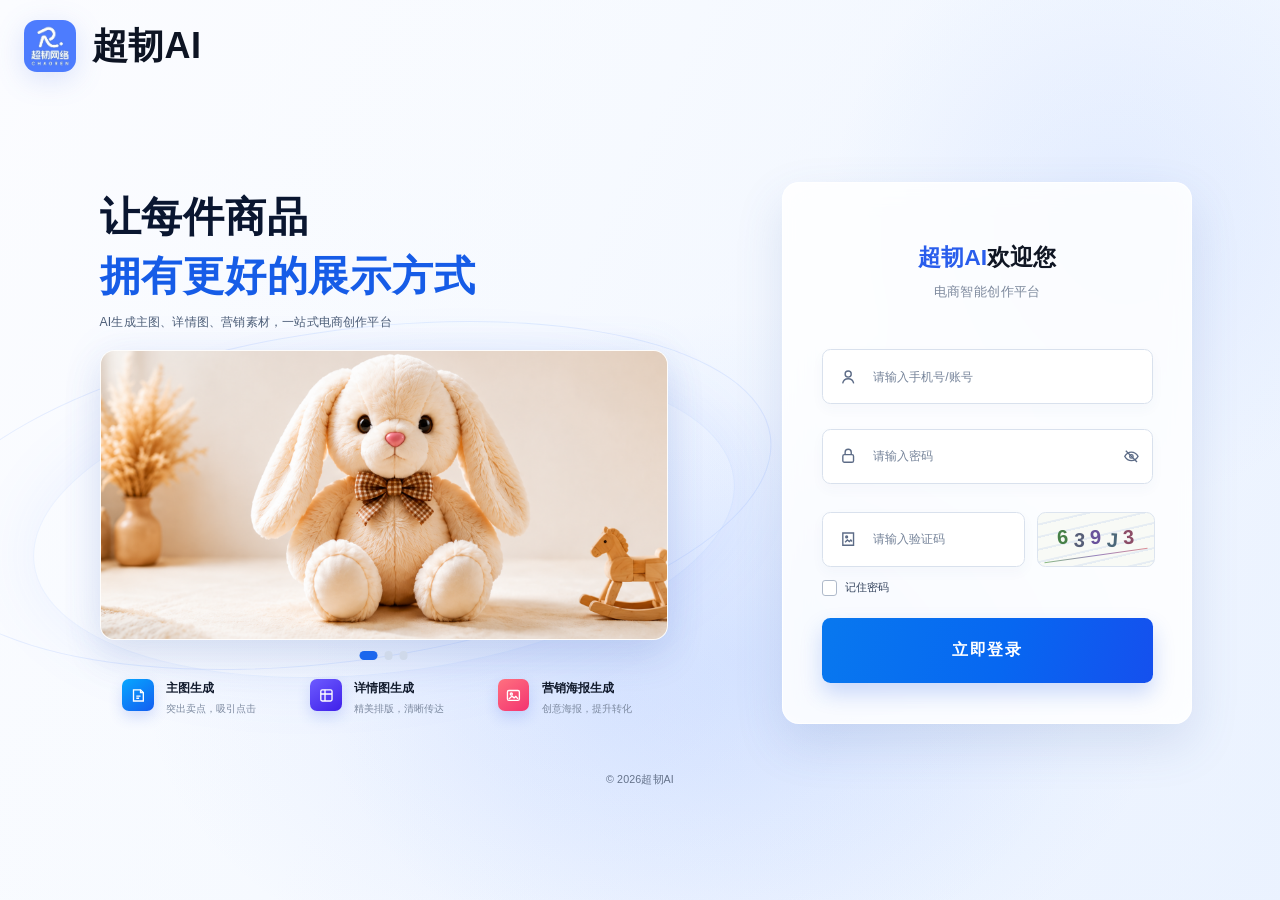
<file: login.html>
<!doctype html>
<html lang="zh-CN">
<head>
  <meta charset="utf-8">
  <meta name="viewport" content="width=device-width, initial-scale=1">
  <title>超韧AI - 登录</title>
  <style>
    :root {
      --brand-blue: #1767f5;
      --brand-indigo: #314cf7;
      --ink: #0a1630;
      --text: #35445e;
      --muted: #8c9ab0;
      --line: #dce4ef;
      --danger: #dc2626;
    }

    * { box-sizing: border-box; }

    html,
    body {
      width: 100%;
      min-width: 320px;
      min-height: 100%;
      margin: 0;
    }

    body {
      min-height: 100vh;
      overflow: hidden;
      color: var(--text);
      font-family: -apple-system, BlinkMacSystemFont, "Segoe UI", "PingFang SC", "Microsoft YaHei", sans-serif;
      background:
        radial-gradient(ellipse 48% 55% at 58% 73%, rgba(119, 162, 255, .19), transparent 70%),
        radial-gradient(ellipse 31% 45% at 87% 24%, rgba(144, 177, 255, .18), transparent 72%),
        linear-gradient(116deg, #fbfcff 0%, #f7faff 41%, #ecf3ff 100%);
    }

    button,
    input { font: inherit; }

    button { cursor: pointer; }

    .login-page {
      position: relative;
      display: grid;
      width: 100vw;
      min-height: 100svh;
      place-items: center;
      overflow: hidden;
      background:
        radial-gradient(ellipse 52% 48% at 48% 77%, rgba(89, 136, 255, .11), transparent 71%),
        linear-gradient(116deg, rgba(255,255,255,.12), rgba(228,239,255,.2));
    }

    .desktop-stage {
      --u: calc(100cqw / 1672);
      position: relative;
      width: min(100vw, calc(100svh * 1672 / 941));
      aspect-ratio: 1672 / 941;
      container-type: inline-size;
      flex: 0 0 auto;
      overflow: hidden;
    }

    .desktop-stage::before {
      position: absolute;
      top: calc(314 * var(--u));
      left: calc(-110 * var(--u));
      width: calc(1120 * var(--u));
      height: calc(430 * var(--u));
      border: calc(1 * var(--u)) solid rgba(113, 155, 255, .16);
      border-radius: 50%;
      content: "";
      transform: rotate(-8deg);
      pointer-events: none;
    }

    .desktop-stage::after {
      position: absolute;
      top: calc(365 * var(--u));
      left: calc(40 * var(--u));
      width: calc(920 * var(--u));
      height: calc(395 * var(--u));
      border: calc(1 * var(--u)) solid rgba(123, 164, 255, .11);
      border-radius: 50%;
      box-shadow: 0 0 calc(90 * var(--u)) rgba(84, 135, 255, .09);
      content: "";
      transform: rotate(-7deg);
      pointer-events: none;
    }

    .brand {
      position: fixed;
      top: 20px;
      left: 24px;
      z-index: 8;
      display: inline-flex;
      align-items: center;
      gap: 16px;
      color: #0d1423;
      text-decoration: none;
    }

    .brand img {
      display: block;
      width: 52px;
      height: 52px;
      border-radius: 13px;
      object-fit: contain;
      filter: drop-shadow(0 7px 14px rgba(52, 93, 229, .16));
    }

    .brand strong {
      font-size: 36px;
      font-weight: 800;
      line-height: 1;
      letter-spacing: .3px;
    }

    .hero-panel {
      position: absolute;
      inset: 0;
      z-index: 2;
    }

    .hero-copy {
      position: absolute;
      top: calc(128 * var(--u));
      left: calc(130 * var(--u));
      width: calc(742 * var(--u));
    }

    .hero-copy h1 {
      margin: 0;
      color: var(--ink);
      font-size: calc(54 * var(--u));
      font-weight: 800;
      line-height: 1.42;
      letter-spacing: calc(1 * var(--u));
    }

    .hero-copy h1 span {
      display: block;
      color: #165ce7;
    }

    .hero-copy p {
      margin: calc(10 * var(--u)) 0 0;
      color: #4c5d77;
      font-size: calc(16 * var(--u));
      line-height: 1.5;
      letter-spacing: calc(.25 * var(--u));
    }

    .carousel {
      position: absolute;
      top: calc(340 * var(--u));
      left: calc(130 * var(--u));
      width: calc(742 * var(--u));
      height: calc(379 * var(--u));
    }

    .carousel-viewport {
      position: relative;
      width: 100%;
      height: 100%;
      overflow: hidden;
      border: calc(1 * var(--u)) solid rgba(255, 255, 255, .85);
      border-radius: calc(19 * var(--u));
      background: #f8f4ee;
      box-shadow:
        0 calc(22 * var(--u)) calc(48 * var(--u)) rgba(75, 107, 175, .16),
        0 0 calc(55 * var(--u)) rgba(103, 146, 255, .08);
    }

    .slide {
      position: absolute;
      inset: 0;
      width: 100%;
      height: 100%;
      opacity: 0;
      object-fit: cover;
      object-position: center 49%;
      transform: scale(1.015);
      transition: opacity .38s ease, transform .55s ease;
    }

    .slide.is-active {
      z-index: 1;
      opacity: 1;
      transform: scale(1);
    }

    .slide:nth-child(2) { object-position: center 50%; }
    .slide:nth-child(3) { object-position: center top; }

    .carousel-dots {
      position: absolute;
      top: calc(393 * var(--u));
      left: 50%;
      z-index: 3;
      display: flex;
      align-items: center;
      gap: calc(9 * var(--u));
      transform: translateX(-50%);
    }

    .carousel-dot {
      width: calc(11 * var(--u));
      height: calc(11 * var(--u));
      padding: 0;
      border: 0;
      border-radius: 999px;
      background: #cfd9ea;
      transition: width .2s ease, background .2s ease;
    }

    .carousel-dot.is-active {
      width: calc(24 * var(--u));
      background: #1c67ed;
    }

    .features {
      position: absolute;
      top: calc(770 * var(--u));
      left: calc(160 * var(--u));
      display: grid;
      width: calc(710 * var(--u));
      grid-template-columns: repeat(3, 1fr);
      gap: calc(26 * var(--u));
    }

    .feature {
      display: grid;
      grid-template-columns: calc(41 * var(--u)) 1fr;
      column-gap: calc(16 * var(--u));
      align-items: start;
    }

    .feature-icon {
      display: grid;
      width: calc(41 * var(--u));
      height: calc(41 * var(--u));
      place-items: center;
      border-radius: calc(9 * var(--u));
      color: #fff;
      box-shadow: 0 calc(8 * var(--u)) calc(18 * var(--u)) rgba(46, 90, 235, .19);
    }

    .feature:nth-child(1) .feature-icon { background: linear-gradient(145deg, #06a7ff, #145df0); }
    .feature:nth-child(2) .feature-icon { background: linear-gradient(145deg, #6d5bff, #3f20e9); }
    .feature:nth-child(3) .feature-icon { background: linear-gradient(145deg, #ff717f, #f33370); }

    .feature-icon svg {
      width: calc(22 * var(--u));
      height: calc(22 * var(--u));
      stroke-width: 1.9;
    }

    .feature h3 {
      margin: calc(1 * var(--u)) 0 0;
      color: #121b2d;
      font-size: calc(16 * var(--u));
      font-weight: 750;
      line-height: 1.35;
      white-space: nowrap;
    }

    .feature p {
      margin: calc(7 * var(--u)) 0 0;
      color: #7d8aa0;
      font-size: calc(13 * var(--u));
      line-height: 1.35;
      white-space: nowrap;
    }

    .auth-panel {
      position: absolute;
      top: calc(120 * var(--u));
      left: calc(1022 * var(--u));
      z-index: 4;
      width: calc(535 * var(--u));
      height: calc(708 * var(--u));
    }

    .auth-card {
      width: 100%;
      height: 100%;
      padding: calc(78 * var(--u)) calc(50 * var(--u)) calc(50 * var(--u));
      border: calc(1 * var(--u)) solid rgba(255, 255, 255, .95);
      border-radius: calc(22 * var(--u));
      background: rgba(255, 255, 255, .81);
      box-shadow:
        0 calc(26 * var(--u)) calc(62 * var(--u)) rgba(70, 104, 171, .15),
        inset 0 0 calc(34 * var(--u)) rgba(255, 255, 255, .44);
      backdrop-filter: blur(calc(18 * var(--u)));
    }

    .auth-header { text-align: center; }

    .auth-header h2 {
      margin: 0;
      color: #101624;
      font-size: calc(30 * var(--u));
      font-weight: 800;
      line-height: 1.25;
    }

    .auth-header h2 span { color: #295dec; }

    .auth-header p {
      margin: calc(15 * var(--u)) 0 0;
      color: #7d899d;
      font-size: calc(17 * var(--u));
      line-height: 1.35;
      letter-spacing: calc(.5 * var(--u));
    }

    .login-form { margin-top: calc(64 * var(--u)); }

    .field {
      position: relative;
      display: flex;
      width: 100%;
      height: calc(72 * var(--u));
      align-items: center;
      border: calc(1 * var(--u)) solid #d9e1ed;
      border-radius: calc(11 * var(--u));
      background: rgba(255, 255, 255, .95);
      box-shadow: 0 calc(7 * var(--u)) calc(16 * var(--u)) rgba(66, 93, 142, .035);
      transition: border-color .2s ease, box-shadow .2s ease;
    }

    .field + .field { margin-top: calc(32 * var(--u)); }

    .field:focus-within {
      border-color: #79a1ff;
      box-shadow: 0 0 0 calc(3 * var(--u)) rgba(32, 103, 242, .09);
    }

    .field svg {
      width: calc(24 * var(--u));
      height: calc(24 * var(--u));
      margin-left: calc(22 * var(--u));
      flex: 0 0 auto;
      color: #5c6b86;
      stroke-width: 1.8;
    }

    .field input {
      min-width: 0;
      height: 100%;
      flex: 1;
      padding: 0 calc(20 * var(--u));
      border: 0;
      outline: 0;
      color: #263854;
      font-size: calc(16 * var(--u));
      background: transparent;
    }

    .field input::placeholder { color: #76849a; opacity: 1; }

    .password-toggle {
      display: grid;
      width: calc(52 * var(--u));
      height: 100%;
      place-items: center;
      flex: 0 0 auto;
      padding: 0;
      border: 0;
      color: #596882;
      background: transparent;
    }

    .password-toggle svg {
      width: calc(22 * var(--u));
      height: calc(22 * var(--u));
      margin: 0;
    }

    .captcha-row {
      display: grid;
      grid-template-columns: calc(266 * var(--u)) calc(154 * var(--u));
      gap: calc(15 * var(--u));
      margin-top: calc(36 * var(--u));
    }

    .captcha {
      position: relative;
      display: flex;
      width: calc(154 * var(--u));
      height: calc(72 * var(--u));
      align-items: center;
      justify-content: center;
      gap: calc(7 * var(--u));
      overflow: hidden;
      padding: 0;
      border: calc(1 * var(--u)) solid #dce4ef;
      border-radius: calc(11 * var(--u));
      background:
        repeating-linear-gradient(167deg, transparent 0 calc(13 * var(--u)), rgba(82, 126, 218, .11) calc(14 * var(--u)) calc(16 * var(--u))),
        #f8faf6;
    }

    .captcha::after {
      position: absolute;
      right: calc(8 * var(--u));
      bottom: calc(13 * var(--u));
      left: calc(8 * var(--u));
      height: calc(1 * var(--u));
      background: linear-gradient(90deg, #65a55c, #7659aa, #d36b74);
      content: "";
      transform: rotate(-8deg);
      opacity: .75;
    }

    .captcha span {
      position: relative;
      z-index: 1;
      font-size: calc(26 * var(--u));
      font-weight: 700;
      line-height: 1;
      transform: translateY(calc(-1 * var(--u)));
    }

    .remember {
      display: inline-flex;
      align-items: center;
      gap: calc(10 * var(--u));
      margin-top: calc(18 * var(--u));
      color: #35445e;
      font-size: calc(15 * var(--u));
      line-height: calc(20 * var(--u));
      user-select: none;
    }

    .remember input {
      position: absolute;
      width: 1px;
      height: 1px;
      opacity: 0;
      pointer-events: none;
    }

    .checkmark {
      position: relative;
      width: calc(20 * var(--u));
      height: calc(20 * var(--u));
      flex: 0 0 auto;
      border: calc(1 * var(--u)) solid #aeb9ca;
      border-radius: calc(4 * var(--u));
      background: #fff;
    }

    .remember input:checked + .checkmark {
      border-color: var(--brand-blue);
      background: var(--brand-blue);
    }

    .remember input:checked + .checkmark::after {
      position: absolute;
      top: calc(3 * var(--u));
      left: calc(6 * var(--u));
      width: calc(5 * var(--u));
      height: calc(9 * var(--u));
      border: solid #fff;
      border-width: 0 calc(2 * var(--u)) calc(2 * var(--u)) 0;
      content: "";
      transform: rotate(45deg);
    }

    .login-button {
      width: 100%;
      height: calc(85 * var(--u));
      margin-top: calc(24 * var(--u));
      border: 0;
      border-radius: calc(11 * var(--u));
      color: #fff;
      font-size: calc(21 * var(--u));
      font-weight: 700;
      letter-spacing: calc(2 * var(--u));
      background: linear-gradient(105deg, #0878ef 0%, #0767f1 55%, #1550ee 100%);
      box-shadow: 0 calc(14 * var(--u)) calc(28 * var(--u)) rgba(32, 89, 232, .22);
      transition: filter .2s ease, transform .2s ease;
    }

    .login-button:hover { filter: brightness(1.04); }
    .login-button:active { filter: brightness(.98); transform: translateY(calc(1 * var(--u))); }

    .form-message {
      min-height: calc(20 * var(--u));
      margin: calc(12 * var(--u)) 0 0;
      color: var(--danger);
      font-size: calc(13 * var(--u));
      text-align: center;
    }

    .copyright {
      position: absolute;
      right: 0;
      bottom: calc(31 * var(--u));
      left: 0;
      z-index: 2;
      margin: 0;
      color: #65738b;
      font-size: calc(14 * var(--u));
      text-align: center;
      letter-spacing: calc(.15 * var(--u));
    }

    @media (max-width: 900px) {
      body { overflow-y: auto; }

      .login-page {
        display: block;
        min-height: 100svh;
        padding: 20px;
        overflow: visible;
      }

      .desktop-stage {
        width: 100%;
        min-height: calc(100svh - 40px);
        padding-top: 52px;
        aspect-ratio: auto;
        container-type: normal;
        overflow: visible;
      }

      .desktop-stage::before,
      .desktop-stage::after,
      .hero-panel,
      .copyright { display: none; }

      .brand {
        position: absolute;
        top: 18px;
        left: 18px;
        gap: 13px;
      }

      .brand img {
        width: 55px;
        height: 55px;
        border-radius: 13px;
      }

      .brand strong { font-size: 33px; }

      .auth-panel {
        position: relative;
        top: auto;
        left: auto;
        width: 100%;
        height: auto;
        margin-top: 28px;
      }

      .auth-card {
        width: min(100%, 520px);
        height: auto;
        min-height: 620px;
        margin: 0 auto;
        padding: 64px 38px 42px;
        border-radius: 24px;
      }

      .auth-header h2 { font-size: 30px; }

      .auth-header p {
        margin-top: 14px;
        font-size: 16px;
      }

      .login-form { margin-top: 56px; }

      .field {
        height: 62px;
        border-width: 1px;
        border-radius: 10px;
      }

      .field + .field { margin-top: 24px; }

      .field svg {
        width: 22px;
        height: 22px;
        margin-left: 20px;
      }

      .field input {
        padding: 0 16px;
        font-size: 16px;
      }

      .password-toggle { width: 50px; }

      .password-toggle svg {
        width: 21px;
        height: 21px;
      }

      .captcha-row {
        grid-template-columns: minmax(0, 1fr) 132px;
        gap: 12px;
        margin-top: 24px;
      }

      .captcha {
        width: 132px;
        height: 62px;
        border-width: 1px;
        border-radius: 10px;
        gap: 5px;
      }

      .captcha span { font-size: 23px; }

      .remember {
        gap: 9px;
        margin-top: 18px;
        font-size: 15px;
        line-height: 20px;
      }

      .checkmark {
        width: 20px;
        height: 20px;
        border-width: 1px;
        border-radius: 4px;
      }

      .remember input:checked + .checkmark::after {
        top: 3px;
        left: 6px;
        width: 5px;
        height: 9px;
        border-width: 0 2px 2px 0;
      }

      .login-button {
        height: 64px;
        margin-top: 28px;
        border-radius: 10px;
        font-size: 19px;
        letter-spacing: 2px;
      }

      .form-message {
        min-height: 20px;
        margin-top: 12px;
        font-size: 13px;
      }
    }

    @media (max-width: 520px) {
      .login-page { padding: 18px; }

      .auth-panel { margin-top: 20px; }

      .auth-card {
        min-height: 580px;
        padding: 52px 22px 34px;
        border-radius: 22px;
      }

      .auth-header h2 { font-size: 27px; }

      .login-form { margin-top: 46px; }

      .captcha-row {
        grid-template-columns: minmax(0, 1fr) 112px;
        gap: 9px;
      }

      .captcha {
        width: 112px;
        gap: 3px;
      }

      .captcha span { font-size: 20px; }
    }
  </style>
</head>
<body>
  <main class="login-page">
    <a class="brand" href="login.html" aria-label="超韧AI 登录页">
      <img src="./chaoren-logo.png" alt="超韧AI Logo">
      <strong>超韧AI</strong>
    </a>

    <div class="desktop-stage">
      <section class="hero-panel" aria-label="超韧AI 电商创作能力">
        <div class="hero-copy">
          <h1>让每件商品<span>拥有更好的展示方式</span></h1>
          <p>AI生成主图、详情图、营销素材，一站式电商创作平台</p>
        </div>

        <div class="carousel" aria-roledescription="轮播图" aria-label="电商创作案例">
          <div class="carousel-viewport">
            <img class="slide is-active" src="./login-assets-v4/rabbit-hero.png" alt="毛绒兔商品场景图">
            <img class="slide" src="./login-assets-v4/carousel-fairy-tale.png" alt="梦幻童话盲盒营销场景图">
            <img class="slide" src="./login-assets-v4/carousel-diffuser.png" alt="白茶香氛产品营销海报">
          </div>
          <div class="carousel-dots" aria-label="选择案例">
            <button class="carousel-dot is-active" type="button" aria-label="查看案例 1" aria-pressed="true"></button>
            <button class="carousel-dot" type="button" aria-label="查看案例 2" aria-pressed="false"></button>
            <button class="carousel-dot" type="button" aria-label="查看案例 3" aria-pressed="false"></button>
          </div>
        </div>

        <div class="features" aria-label="平台能力">
          <article class="feature">
            <span class="feature-icon">
              <svg aria-hidden="true" viewBox="0 0 24 24" fill="none" stroke="currentColor">
                <path d="M5 4h10l4 4v12H5z"></path><path d="M15 4v4h4M9 13h6M9 16h4"></path>
              </svg>
            </span>
            <div>
              <h3>主图生成</h3>
              <p>突出卖点，吸引点击</p>
            </div>
          </article>
          <article class="feature">
            <span class="feature-icon">
              <svg aria-hidden="true" viewBox="0 0 24 24" fill="none" stroke="currentColor">
                <rect x="4" y="4" width="16" height="16" rx="2"></rect><path d="M4 10h16M10 4v16"></path>
              </svg>
            </span>
            <div>
              <h3>详情图生成</h3>
              <p>精美排版，清晰传达</p>
            </div>
          </article>
          <article class="feature">
            <span class="feature-icon">
              <svg aria-hidden="true" viewBox="0 0 24 24" fill="none" stroke="currentColor">
                <rect x="3.5" y="5" width="17" height="14" rx="2"></rect><circle cx="9" cy="10" r="1.5"></circle><path d="m5.5 17 4.5-4 3 2.5 2.5-2 3 3.5"></path>
              </svg>
            </span>
            <div>
              <h3>营销海报生成</h3>
              <p>创意海报，提升转化</p>
            </div>
          </article>
        </div>
      </section>

      <section class="auth-panel" aria-label="账号登录">
        <div class="auth-card">
          <header class="auth-header">
            <h2><span>超韧AI</span>欢迎您</h2>
            <p>电商智能创作平台</p>
          </header>

          <form class="login-form" id="loginForm" novalidate>
            <label class="field" for="account">
              <svg aria-hidden="true" viewBox="0 0 24 24" fill="none" stroke="currentColor">
                <circle cx="12" cy="8" r="4"></circle><path d="M4.8 20c.8-4 3.2-6 7.2-6s6.4 2 7.2 6"></path>
              </svg>
              <input id="account" name="account" type="text" autocomplete="username" placeholder="请输入手机号/账号">
            </label>

            <label class="field" for="password">
              <svg aria-hidden="true" viewBox="0 0 24 24" fill="none" stroke="currentColor">
                <rect x="5" y="10" width="14" height="10" rx="2"></rect><path d="M8 10V7a4 4 0 0 1 8 0v3"></path>
              </svg>
              <input id="password" name="password" type="password" autocomplete="current-password" placeholder="请输入密码">
              <button class="password-toggle" id="passwordToggle" type="button" aria-label="显示密码" aria-pressed="false">
                <svg aria-hidden="true" viewBox="0 0 24 24" fill="none" stroke="currentColor">
                  <path d="M2.5 12s3.5-6 9.5-6 9.5 6 9.5 6-3.5 6-9.5 6-9.5-6-9.5-6Z"></path>
                  <circle cx="12" cy="12" r="2.5"></circle>
                  <path class="eye-slash" d="m4 4 16 16"></path>
                </svg>
              </button>
            </label>

            <div class="captcha-row">
              <label class="field" for="captchaInput">
                <svg aria-hidden="true" viewBox="0 0 24 24" fill="none" stroke="currentColor">
                  <path d="M5 4h14v16H5z"></path><path d="m8 16 3-3 2.5 2 2-2 1.5 2"></path><circle cx="10" cy="9" r="1.2"></circle>
                </svg>
                <input id="captchaInput" name="captcha" type="text" maxlength="5" autocomplete="off" placeholder="请输入验证码">
              </label>
              <button class="captcha" id="captchaCode" type="button" aria-label="点击刷新验证码"></button>
            </div>

            <label class="remember">
              <input id="remember" type="checkbox">
              <span class="checkmark" aria-hidden="true"></span>
              <span>记住密码</span>
            </label>

            <button class="login-button" type="submit">立即登录</button>
            <p class="form-message" id="formMessage" role="alert" aria-live="polite"></p>
          </form>
        </div>
      </section>

      <p class="copyright">© 2026超韧AI</p>
    </div>
  </main>

  <script>
    (() => {
      const form = document.querySelector('#loginForm');
      const account = document.querySelector('#account');
      const password = document.querySelector('#password');
      const captchaInput = document.querySelector('#captchaInput');
      const captchaCode = document.querySelector('#captchaCode');
      const remember = document.querySelector('#remember');
      const passwordToggle = document.querySelector('#passwordToggle');
      const formMessage = document.querySelector('#formMessage');
      const carousel = document.querySelector('.carousel');
      const slides = Array.from(document.querySelectorAll('.slide'));
      const dots = Array.from(document.querySelectorAll('.carousel-dot'));
      const captchaAlphabet = '23456789ABCDEFGHJKLMNPQRSTUVWXYZ';
      const captchaColors = ['#468047', '#575f78', '#69529b', '#4c687a', '#8c4d67'];
      let currentCaptcha = '';
      let activeSlideIndex = 0;
      let carouselTimer = 0;

      const selectSlide = (index) => {
        activeSlideIndex = index;
        slides.forEach((slide, slideIndex) => {
          slide.classList.toggle('is-active', slideIndex === index);
        });
        dots.forEach((dot, dotIndex) => {
          const active = dotIndex === index;
          dot.classList.toggle('is-active', active);
          dot.setAttribute('aria-pressed', String(active));
        });
      };

      const stopCarousel = () => {
        window.clearInterval(carouselTimer);
        carouselTimer = 0;
      };

      const startCarousel = () => {
        stopCarousel();
        if (document.hidden || slides.length < 2) return;
        carouselTimer = window.setInterval(() => {
          selectSlide((activeSlideIndex + 1) % slides.length);
        }, 6000);
      };

      dots.forEach((dot, index) => {
        dot.addEventListener('click', () => {
          selectSlide(index);
          startCarousel();
        });
      });

      carousel.addEventListener('mouseenter', stopCarousel);
      carousel.addEventListener('mouseleave', startCarousel);
      carousel.addEventListener('focusin', stopCarousel);
      carousel.addEventListener('focusout', startCarousel);
      document.addEventListener('visibilitychange', () => {
        if (document.hidden) stopCarousel();
        else startCarousel();
      });

      const refreshCaptcha = () => {
        currentCaptcha = Array.from({ length: 5 }, () => {
          return captchaAlphabet[Math.floor(Math.random() * captchaAlphabet.length)];
        }).join('');
        captchaCode.replaceChildren(...Array.from(currentCaptcha, (character, index) => {
          const span = document.createElement('span');
          span.textContent = character;
          span.style.color = captchaColors[index];
          span.style.transform = `translateY(${index % 2 === 0 ? '-1px' : '2px'}) rotate(${index % 2 === 0 ? '-4deg' : '4deg'})`;
          return span;
        }));
        captchaInput.value = '';
      };

      const showMessage = (message, isSuccess = false) => {
        formMessage.textContent = message;
        formMessage.style.color = isSuccess ? '#16803a' : '#dc2626';
      };

      try {
        const rememberedAccount = localStorage.getItem('chaorenAIAccount');
        if (rememberedAccount) {
          account.value = rememberedAccount;
          remember.checked = true;
        }
      } catch (error) {
        // Local storage may be unavailable in privacy-restricted environments.
      }

      captchaCode.addEventListener('click', refreshCaptcha);

      passwordToggle.addEventListener('click', () => {
        const showPassword = password.type === 'password';
        password.type = showPassword ? 'text' : 'password';
        passwordToggle.querySelector('.eye-slash').style.display = showPassword ? 'none' : '';
        passwordToggle.setAttribute('aria-label', showPassword ? '隐藏密码' : '显示密码');
        passwordToggle.setAttribute('aria-pressed', String(showPassword));
      });

      form.addEventListener('submit', (event) => {
        event.preventDefault();
        const accountValue = account.value.trim();
        const passwordValue = password.value;
        const captchaValue = captchaInput.value.trim().toUpperCase();

        if (!accountValue) {
          showMessage('请输入手机号或账号');
          account.focus();
          return;
        }
        if (!passwordValue) {
          showMessage('请输入密码');
          password.focus();
          return;
        }
        if (!captchaValue) {
          showMessage('请输入验证码');
          captchaInput.focus();
          return;
        }
        if (captchaValue !== currentCaptcha) {
          showMessage('验证码错误，请重新输入');
          refreshCaptcha();
          captchaInput.focus();
          return;
        }

        try {
          if (remember.checked) {
            localStorage.setItem('chaorenAIAccount', accountValue);
          } else {
            localStorage.removeItem('chaorenAIAccount');
          }
        } catch (error) {
          // Login should remain available when storage is unavailable.
        }

        showMessage('登录成功，正在进入平台…', true);
        window.setTimeout(() => { window.location.href = 'index.html'; }, 500);
      });

      refreshCaptcha();
      startCarousel();
    })();
  </script>
</body>
</html>
</file>
<file: profit-comparison.css>
.comparison-editor{--comparison-grid:minmax(140px,1.05fr) minmax(100px,.85fr) minmax(190px,260px) 120px;--comparison-gap:28px;--comparison-inset:12px;max-width:1840px;margin:0 auto}
.comparison-editor .pagehead{margin-bottom:20px}
.comparison-editor h1{font-size:28px;letter-spacing:-.6px}
.comparison-editor .pagehead .sub{margin-top:8px;line-height:1.7;color:#898197}
.comparison-baseline{display:flex;align-items:center;justify-content:space-between;gap:16px;margin:0 0 20px;padding:13px 18px;background:#f2eefb;border:1px solid #e8e0f5;border-radius:10px;font-size:12px;color:#847891}
.comparison-baseline>div{display:flex;align-items:center;gap:9px;flex-wrap:wrap}
.comparison-baseline .i{width:16px;height:16px;color:#8061c4}
.comparison-baseline strong{color:#4b3b6a;font-weight:600}
.comparison-baseline>span{font-size:11px;white-space:nowrap}
.comparison-editor .split{grid-template-columns:minmax(0,1.35fr) minmax(340px,1fr);align-items:start;gap:24px}
.comparison-editor .right{position:sticky;top:var(--comparison-sticky-top,14px)}
.comparison-editor .panel{padding:24px;overflow:hidden;margin-bottom:20px;border-color:#e8e2f0;border-radius:14px;box-shadow:0 3px 14px #38215c04}
.comparison-editor .section{gap:14px;margin-bottom:20px}
.comparison-editor .section h2{font-size:17px}
.comparison-editor .section>.link{font-size:12px;white-space:nowrap}
.comparison-editor .fields,.comparison-editor .comparison-fields{display:block}
.comparison-columns,.comparison-field{display:grid;grid-template-columns:var(--comparison-grid);column-gap:var(--comparison-gap);align-items:center;min-width:0}
.comparison-columns{padding:12px var(--comparison-inset);background:#f6f3fb;color:#8b8099;font-size:12px;border:0;border-radius:8px;margin:0 0 8px;min-height:42px}
.comparison-columns>span:not(:first-child){text-align:right}
.comparison-columns>span:nth-child(2){text-align:left;padding-right:0}
.comparison-columns>span:nth-child(3){text-align:center;color:#7855c5}
.comparison-columns>span:last-child{text-align:center}
.comparison-field{position:relative;min-height:60px;padding:10px var(--comparison-inset);margin:0;font-size:13px;border-bottom:1px solid #f2eef7;border-radius:7px;transition:background .12s}
.comparison-field:hover{background:#fcfaff}
.comparison-field>label{margin:0;color:#5c526b;font-size:13px;line-height:1.6;font-weight:500;overflow-wrap:anywhere}
.comparison-field .input{min-width:0;height:39px;padding:0 12px;border-radius:7px;border-color:#e2dcea;background:#fff;font-size:13px}
.comparison-field .input input{text-align:right;font-variant-numeric:tabular-nums}
.comparison-field .input select{font-size:13px}
.comparison-field .input em{font-size:10px;margin-left:7px;color:#a093af}
.comparison-field .input.readonly{background:#f7f5fb;border-color:#eeebf4}
.comparison-field .input.readonly{justify-content:flex-end}
.comparison-field output{font-variant-numeric:tabular-nums}
.comparison-previous{color:#8b8199;text-align:left;font-size:13px;overflow-wrap:anywhere;font-variant-numeric:tabular-nums;padding-right:0}
.comparison-previous small{font-size:10px;margin-left:3px}
.comparison-change{font-size:12px;color:#b0a6ba;text-align:center;overflow-wrap:anywhere;word-break:keep-all;font-variant-numeric:tabular-nums;line-height:1.6;padding:6px 8px;border-radius:6px;min-width:0}
.comparison-field.is-changed{background:#f9f6ff;border-bottom-color:#eee6fb}
.comparison-field.is-changed:before{content:"";position:absolute;top:15px;bottom:15px;left:0;width:3px;border-radius:0 2px 2px 0;background:#9a79d8}
.comparison-field.is-changed .comparison-change{color:#7955bf;background:#efe8fb;font-weight:500}
.comparison-field.is-changed .input{border-color:#c6b3e9}
.comparison-field.is-invalid .input{border-color:#cd7d8a}
.comparison-field.is-invalid .comparison-change{color:#ad4252}
.comparison-group-title{padding:16px var(--comparison-inset) 8px;color:#a094af;font-size:12px;font-weight:500;letter-spacing:.2px}
.comparison-group-title:not(:first-child){border-top:1px solid #eae4f1;margin-top:18px;padding-top:20px}
.comparison-editor .changed{padding:15px var(--comparison-inset) 0;border-top:1px solid #eae4f1;margin-top:16px;font-size:12px;color:#9b85bc}
.comparison-editor .home-rate-use{margin:12px 0 0;text-align:right}
.comparison-editor .home-rate-use .link{font-size:12px}
.comparison-editor .ribbon{font-size:12px;line-height:1.7;padding:12px 14px;margin-top:18px;background:#f5f1fc;border-radius:8px}
.comparison-editor .details>summary{font-size:13px}
.comparison-editor .details>summary .hint{font-weight:400;margin-left:6px}
.comparison-editor .comparison-fields+.refdesc{margin-top:12px}
.comparison-editor .settlement-settings{padding-top:14px;padding-bottom:14px}
.settlement-settings .comparison-field{border-bottom:0}
.parameter-details>summary{display:flex;align-items:center;gap:12px;list-style:none;cursor:pointer;min-height:24px}
.parameter-details>summary::-webkit-details-marker{display:none}
.parameter-heading{display:flex;align-items:center;gap:9px;flex-shrink:0;color:#302b46;font-size:17px}
.parameter-heading .i{box-sizing:content-box;width:18px;height:18px;padding:6px;color:#8264cf;background:#f2edfc;border-radius:8px}
.parameter-details>summary .hint{margin-left:auto;text-align:right;font-size:11px;color:#9687a4}
.parameter-toggle{display:flex;align-items:center;justify-content:center;width:22px;height:22px;border-radius:5px;background:#f6f2fc;color:#8767bc;flex:none}
.parameter-toggle:after{content:'+';font-size:17px;line-height:1}
.parameter-details[open] .parameter-toggle:after{content:'−'}
.parameter-content{border-top:1px solid #eee8f4;margin-top:18px;padding-top:4px}
.parameter-content>.refdesc{margin:14px 0 18px}
.derived-cost{display:flex;align-items:center;gap:7px 12px;flex-wrap:wrap;margin-top:18px;padding:13px 14px;background:#f8f5fc;border:1px solid #eee7f7;border-radius:8px;color:#79658f;font-size:12px;line-height:1.7}
.derived-cost output{font-weight:600;color:#674b89;font-variant-numeric:tabular-nums}
.derived-cost span{margin-left:auto;font-size:11px;color:#a091af}
.comparison-profit-hero{padding:24px 26px;background:linear-gradient(115deg,#efe7ff,#faf7ff);border:1px solid #e5d9fa;border-radius:14px;margin-bottom:20px;box-shadow:0 3px 14px #38215c04}
.comparison-profit-hero .hero-heading{display:flex;justify-content:space-between;align-items:center;gap:10px;font-size:12px;color:#78688f}
.comparison-profit-hero .hero-heading small{font-size:11px;color:#9789a7}
.comparison-profit-hero .num{font-size:42px;font-weight:650;letter-spacing:-1px;color:#60418d;line-height:1.45;display:block;overflow-wrap:anywhere;margin-top:4px}
.comparison-profit-hero .hero-secondary{display:flex;align-items:center;justify-content:space-between;gap:14px;font-size:13px;color:#92809f;margin:6px 0 18px}
.comparison-profit-hero .hero-secondary span{font-variant-numeric:tabular-nums}
.comparison-profit-hero .profit-impact{border-top:1px solid #e0d6ee;padding-top:15px;display:flex;justify-content:space-between;align-items:center;flex-wrap:wrap;gap:8px;font-size:13px;font-weight:550;font-variant-numeric:tabular-nums}
.comparison-profit-hero .profit-impact small{font-size:11px;font-weight:400;opacity:.8}
.comparison-profit-hero .neutral{color:#8a7e99}
.comparison-results-title{display:flex;justify-content:space-between;align-items:center;gap:12px;margin-bottom:18px}
.comparison-results-title h2{font-size:17px;display:flex;align-items:center;gap:8px}
.comparison-results-title h2 .i{color:#8867c7;width:18px;height:18px}
.comparison-live{font-size:11px;color:#9b90a6;display:flex;align-items:center;gap:6px;white-space:nowrap}
.comparison-live:before{content:"";width:5px;height:5px;border-radius:50%;background:#559e87}
.comparison-results{width:100%;border-collapse:collapse;table-layout:fixed;font-size:13px}
.comparison-results th,.comparison-results td{border-bottom:1px solid #efebf4;padding:12px 10px;text-align:right;vertical-align:middle;overflow-wrap:anywhere;font-variant-numeric:tabular-nums}
.comparison-results th{font-size:12px;color:#9a8da7;font-weight:400;background:#f8f5fc}
.comparison-results th:first-child,.comparison-results td:first-child{text-align:left;width:31%}
.comparison-results th:last-child,.comparison-results td:last-child{text-align:center;width:23%;padding-left:14px;padding-right:14px}
.comparison-results td:first-child{color:#92849f;font-size:12px}
.comparison-results td:nth-child(2){color:#93899f}
.comparison-results td:nth-child(3){font-weight:600;color:#4b3b60}
.comparison-results td:nth-child(4){font-size:12px}
.comparison-results .percentage-unit{display:block;font-size:11px;font-weight:400;margin-top:1px}
.comparison-results .neutral{color:#93899f}
.comparison-results .comparison-net td{background:#f8f6fc;font-weight:600;color:#514362}
.comparison-results .comparison-net .pos{color:#28745f}
.comparison-results .comparison-net .neg{color:#ae555e}
.comparison-breakdown-heading{display:flex;justify-content:space-between;align-items:center;font-size:13px;font-weight:600;color:#6d5a7e;padding:22px 0 10px}
.comparison-breakdown-heading small{font-size:11px;font-weight:400;color:#a195aa}
.comparison-detail{margin:12px 0 0}
.comparison-detail>summary{display:flex;justify-content:space-between;align-items:center;gap:10px;padding:11px 0;font-size:12px;color:#92829f;cursor:pointer;list-style:none}
.comparison-detail>summary:after{content:'⌄';color:#978ba4}
.comparison-detail[open]>summary:after{content:'⌃'}
.comparison-detail summary::-webkit-details-marker{display:none}
.comparison-detail .comparison-results td{padding-top:10px;padding-bottom:10px;font-size:12px}
.comparison-detail .comparison-results td:first-child{width:31%;font-size:12px}
.comparison-detail .row{font-size:12px}
.comparison-editor #save{min-height:44px;border-radius:8px;margin-top:20px;font-size:13px;box-shadow:0 3px 8px #7651c51a}
.comparison-editor .comparison-save-note{font-size:11px;text-align:center;line-height:1.7;margin-top:12px;color:#a294ae}
.history-table th:last-child,.history-table td:last-child{width:156px;text-align:center;padding-left:18px;padding-right:18px}
.history-actions{display:flex;align-items:center;justify-content:center;gap:18px;white-space:nowrap}
.history-actions .link{font-size:12px;white-space:nowrap}
@supports(appearance:base-select){
 .input select[data-field],.input select[data-field]::picker(select){appearance:base-select}
 .input select[data-field]{display:flex;align-items:center;justify-content:space-between;gap:8px;min-inline-size:0;inline-size:100%;padding:0 2px;border:0;background:transparent;color:#665474;text-align:left;cursor:pointer}
 .input select[data-field]::picker-icon{content:"";width:7px;height:7px;border-right:1.5px solid #a08ab7;border-bottom:1.5px solid #a08ab7;transform:translateY(-2px) rotate(45deg);margin-right:3px;flex:none;transition:transform .15s,border-color .15s}
 .input select[data-field]:open::picker-icon{transform:translateY(2px) rotate(225deg);border-color:#8057c3}
 .input:has(>select[data-field]:open){border-color:#baa3e0;background:#fcfaff;box-shadow:0 0 0 3px #f0eafa}
 .input select[data-field]::picker(select){box-sizing:border-box;min-inline-size:anchor-size(width);max-inline-size:calc(100vw - 24px);max-block-size:280px;margin-block:7px;padding:6px;border:1px solid #e4daef;border-radius:11px;background:#fff;color:#665474;box-shadow:0 10px 28px #42205f1c,0 2px 7px #42205f08;overflow:auto;scrollbar-width:thin;scrollbar-color:#d6c6eb transparent;font:13px/1.5 -apple-system,BlinkMacSystemFont,"PingFang SC","Microsoft YaHei",sans-serif}
 .input select[data-field] option{display:flex;align-items:center;justify-content:space-between;gap:12px;min-height:38px;padding:9px 12px;border:0;border-radius:6px;background:#fff;color:#73617f;font-size:13px;font-weight:400;cursor:pointer}
 .input select[data-field] option:not(:last-child){margin-bottom:3px}
 .input select[data-field] option:hover,.input select[data-field] option:focus-visible{background:#f7f2fc;color:#7953b9;outline:none}
 .input select[data-field] option:checked{background:#f0e8fb;color:#7850bc;font-weight:600}
 .input select[data-field] option:checked:hover{background:#ece1fa}
 .input select[data-field] option::checkmark{order:1;margin-left:auto;color:#8a61cf;font-size:13px;font-weight:600}
}
@media(max-width:1100px){
 .comparison-editor{--comparison-grid:minmax(82px,1fr) 80px minmax(110px,160px) 92px;--comparison-gap:18px;--comparison-inset:10px}
 .comparison-editor .panel{padding:20px}
 .comparison-editor .split{grid-template-columns:minmax(0,1.4fr) minmax(300px,1fr);gap:18px}
 .comparison-field>label,.comparison-previous{font-size:12px}
 .comparison-field .input{font-size:12px}
 .comparison-field .input em{font-size:10px;margin-left:4px}
 .comparison-field .input select{font-size:11px}
 .comparison-profit-hero{padding:20px}
 .comparison-profit-hero .num{font-size:37px}
 .comparison-results th,.comparison-results td{padding-left:5px;padding-right:5px}
 .comparison-results{font-size:12px}
 .comparison-results-title h2{font-size:16px}
 .comparison-results th:last-child,.comparison-results td:last-child{padding-left:7px;padding-right:7px}
}
@media(max-width:1000px){
 .comparison-editor{--comparison-grid:minmax(72px,1fr) 64px minmax(96px,128px) 74px;--comparison-gap:12px;--comparison-inset:8px}
 .comparison-field .input{padding:0 8px}
 .comparison-field>label,.comparison-previous{font-size:11px}
 .comparison-change{padding:5px 4px;font-size:11px}
 .comparison-columns{font-size:11px}
}
@media(max-width:800px){
 .comparison-editor{--comparison-grid:minmax(90px,1fr) 72px minmax(120px,180px) 94px;--comparison-gap:16px;--comparison-inset:10px}
 .comparison-editor .split{display:flex;flex-direction:column;gap:0}
 .comparison-editor .split>div{width:100%}
 .comparison-editor .right{position:static;margin-top:0}
 .comparison-field>label,.comparison-previous{font-size:12px}
 .comparison-field .input{font-size:13px}
 .comparison-results-title h2{font-size:17px}
 .comparison-results{font-size:13px}
 .comparison-results th,.comparison-results td{padding:12px 10px}
}
@media(max-width:560px){
 .comparison-editor h1{font-size:24px}
 .comparison-baseline{padding:11px 12px;align-items:flex-start;font-size:11px}
 .comparison-baseline>span{display:none}
.comparison-editor .panel{padding:18px}
 .comparison-editor .section h2{font-size:16px}
.parameter-details>summary{flex-wrap:wrap;gap:8px}
.parameter-heading{font-size:16px}
.parameter-details>summary .hint{order:3;flex-basis:100%;text-align:left;margin-left:39px}
.parameter-toggle{margin-left:auto}
.derived-cost span{margin-left:0;flex-basis:100%}
 .comparison-editor .section>.link{font-size:11px}
 .comparison-columns{display:none}
 .comparison-field{grid-template-columns:minmax(0,1fr) minmax(0,1.15fr);gap:10px 14px;padding:14px 8px;margin:0;border-bottom:1px solid #efebf5;border-radius:6px}
 .comparison-field>label{grid-column:1;grid-row:1;font-size:12px}
 .comparison-previous{grid-column:1;grid-row:2;text-align:left;display:flex;align-items:center;gap:5px;font-size:12px;padding-right:0}
 .comparison-previous:before{content:'上次';font-size:11px;color:#a49aaf;margin-right:2px}
 .comparison-editor.historical-basis .comparison-previous:before{content:'基准'}
 .comparison-field>.input{grid-column:2;grid-row:2;min-height:37px;height:auto}
 .comparison-field>.input:before{content:'本次';font-size:10px;color:#a49aaf;white-space:nowrap;margin-right:4px}
 .comparison-field>.input.readonly:before{margin-right:auto}
 .comparison-change{grid-column:2;grid-row:1;font-size:11px;justify-self:end;text-align:right;padding:4px 7px}
 .comparison-field.is-changed{margin:0;padding:14px 8px}
 .comparison-field.is-changed:before{left:0}
 .comparison-field .input select{font-size:12px}
 .comparison-group-title{padding:17px 8px 8px}
 .comparison-group-title:not(:first-child){border:0;margin-top:0}
 .comparison-editor .section{align-items:flex-start}
 .comparison-results th,.comparison-results td{padding:11px 4px}
 .comparison-results{font-size:12px}
 .comparison-editor .ribbon .actions{gap:10px}
}
@media(pointer:coarse){.comparison-field .input input,.comparison-field .input select{font-size:16px}.comparison-field .input{min-height:42px}.comparison-editor .btn{min-height:42px}}
@media(prefers-reduced-motion:reduce){.comparison-field{transition:none}}
</file>
<file: profit-bi.css>
.profit-workspace-nav{display:flex;align-items:center;justify-content:flex-start;gap:26px;margin:0 0 24px;padding:0;width:100%;border-bottom:1px solid #e7e2f0}
.profit-workspace-nav a{display:flex;align-items:center;justify-content:flex-start;gap:8px;padding:11px 0 14px;border-bottom:2px solid transparent;margin-bottom:-1px;color:#998aa8;text-decoration:none;font-size:13px;font-weight:550;white-space:nowrap}
.profit-workspace-nav a .i{width:16px;height:16px}
.profit-workspace-nav a[aria-current=page]{color:#7852c6;border-bottom-color:#9a79cf}
.profit-workspace-nav a:hover{color:#7852c6}
body.profit-bi-active{background:#f6f7fb}
.profit-bi{--bi-purple:#7953ca;--bi-ink:#332b45;--bi-muted:#92869f;--bi-border:#e8e3ef;margin:0;color:var(--bi-ink);font-size:13px;line-height:1.5}
.profit-bi *{box-sizing:border-box}
.profit-bi button,.profit-bi input,.profit-bi select{font:inherit}
.profit-bi button{cursor:pointer}
.profit-bi button:disabled{cursor:default;opacity:.5}
.profit-bi .bi-icon{width:17px;height:17px;fill:none;stroke:currentColor;stroke-width:1.65;stroke-linecap:round;stroke-linejoin:round;flex:none}
.profit-bi .bi-pagehead{display:flex;align-items:center;justify-content:space-between;gap:24px;margin-bottom:21px}
.profit-bi .bi-eyebrow{display:flex;align-items:center;gap:10px;font-size:11px;color:#a091af;letter-spacing:.2px;margin-bottom:7px}
.profit-bi .bi-eyebrow>span{color:#8364b6;padding:3px 8px;background:#eee8f9;border-radius:5px;font-size:10px;letter-spacing:0}
.profit-bi h1{font-size:27px;line-height:1.5;letter-spacing:-.5px;color:#30283f;font-weight:650}
.profit-bi .bi-pagehead p{font-size:12px;color:var(--bi-muted);margin-top:5px}
.profit-bi .bi-head-actions{display:flex;gap:10px;align-items:center;flex-shrink:0}
.profit-bi .bi-button{display:inline-flex;align-items:center;justify-content:center;gap:7px;min-height:37px;padding:8px 14px;white-space:nowrap;background:#fff;border:1px solid #e0d9eb;border-radius:7px;color:#766a86;font-size:12px;line-height:1.5;font-weight:500}
.profit-bi .bi-button:hover{border-color:#c6b4e3;background:#fcfaff;color:#7852be}
.profit-bi .bi-primary{background:linear-gradient(115deg,#865cda,#7150c4);color:#fff;border-color:#7952ca;box-shadow:0 3px 8px #7551bd1a}
.profit-bi .bi-primary:hover{background:#7951cd;color:#fff;border-color:#7951cd}
.profit-bi .bi-button .bi-icon{width:15px;height:15px}
.profit-bi .bi-data-note{display:flex;align-items:center;gap:9px;padding:11px 15px;margin-bottom:18px;border:1px solid #e8e1f4;border-radius:9px;background:#f1edf8;color:#8c7aa5;font-size:11px;line-height:1.8}
.profit-bi .bi-data-note>.bi-icon{width:15px;height:15px;color:#a58acb}
.profit-bi .bi-data-note b{font-weight:550}
.profit-bi .bi-offline{display:inline-flex;align-items:center;gap:6px;white-space:nowrap;margin-left:auto;padding-left:18px;color:#9a8ba8;font-size:10px}
.profit-bi .bi-offline i{width:5px;height:5px;border-radius:50%;background:#b5a9c2}
.profit-bi .bi-panel{padding:23px 24px;background:#fff;border:1px solid var(--bi-border);border-radius:13px;box-shadow:0 3px 14px #35214904;margin-bottom:20px;min-width:0}
.profit-bi .bi-filter-heading{display:flex;align-items:center;gap:18px;margin-bottom:18px;font-size:12px}
.profit-bi .bi-filter-heading>span:first-child{display:flex;align-items:center;gap:7px;color:#6c607e;font-weight:550}
.profit-bi .bi-filter-heading>.bi-filter-hint{margin-left:auto;font-size:10px;color:#a295ac}
.profit-bi .bi-periods{display:flex;align-items:center;gap:6px}
.profit-bi .bi-periods button{border:0;border-radius:5px;background:transparent;color:#a294af;font-size:11px;padding:4px 10px;line-height:1.5}
.profit-bi .bi-periods button.is-active{background:#f0e9fa;color:#7b55c0;font-weight:550}
.profit-bi .bi-filter-grid{display:grid;grid-template-columns:minmax(260px,1.65fr) minmax(120px,.8fr) minmax(100px,.7fr) minmax(110px,.7fr) minmax(180px,1.2fr) auto;gap:18px;align-items:end}
.profit-bi .bi-filter{display:flex;flex-direction:column;gap:8px;min-width:0;margin:0}
.profit-bi .bi-filter>span{font-size:11px;color:#94879e;line-height:1.5}
.profit-bi .bi-control,.profit-bi .bi-select{height:38px;min-width:0;border:1px solid #e3dceb;border-radius:7px;background:#fff;color:#6b5e79;padding:0 11px;font-size:12px;outline-offset:2px}
.profit-bi .bi-select{width:100%;appearance:none;padding-right:29px;background-image:url("data:image/svg+xml,%3Csvg xmlns='http://www.w3.org/2000/svg' width='12' height='12' fill='none' stroke='%239786ac' stroke-width='1.4'%3E%3Cpath d='m3 4 3 3 3-3'/%3E%3C/svg%3E");background-position:right 10px center;background-repeat:no-repeat;cursor:pointer}
.profit-bi .bi-date-range>div{display:flex;align-items:center;gap:8px}
.profit-bi .bi-date-range input{flex:1;width:0;font-size:12px;padding:0 8px}
.profit-bi .bi-date-range>div>span{font-size:10px;color:#ad9fb6}
.profit-bi input[type=date]::-webkit-calendar-picker-indicator{opacity:.45;cursor:pointer;width:13px}
.profit-bi .bi-search>.bi-control,.profit-bi .bi-detail-search{display:flex;align-items:center;gap:7px;color:#b09fc1}
.profit-bi .bi-search .bi-icon,.profit-bi .bi-detail-search .bi-icon{width:15px;height:15px}
.profit-bi .bi-search input,.profit-bi .bi-detail-search input{width:100%;min-width:0;height:100%;padding:0;border:0;background:transparent;color:#6b5e79;outline:0;font:inherit}
.profit-bi input::placeholder{color:#b2a6bc}
.profit-bi .bi-filter-reset .bi-button{height:38px}
.profit-bi .bi-control:focus-within,.profit-bi .bi-select:focus-visible{border-color:#b89bdc;box-shadow:0 0 0 3px #f3edf9}
.profit-bi .bi-filter-error{color:#ad5465;font-size:11px;margin-top:12px}
.profit-bi .bi-summary{display:grid;grid-template-columns:repeat(4,minmax(0,1fr));gap:18px;margin-bottom:18px}
.profit-bi .bi-kpi{padding:20px 22px;background:#fff;border:1px solid var(--bi-border);border-radius:12px;min-width:0;box-shadow:0 3px 14px #35214903}
.profit-bi .bi-kpi-label{display:flex;align-items:center;justify-content:space-between;gap:10px;color:#8d809a;font-size:12px}
.profit-bi .bi-kpi-label>span{display:flex;align-items:center;justify-content:center;width:29px;height:29px;border-radius:8px;background:#f5f1fb;color:#a78acb}
.profit-bi .bi-kpi-value{font-size:33px;line-height:1.5;font-weight:650;letter-spacing:-.6px;font-variant-numeric:tabular-nums;margin-top:4px;color:#3c304f;white-space:nowrap}
.profit-bi .bi-kpi-value small{font-size:12px;font-weight:400;color:#9c8eaa;letter-spacing:0;margin-left:7px}
.profit-bi .bi-kpi>p{font-size:10px;color:#a297ad;margin-top:7px;line-height:1.7}
.profit-bi .bi-kpi-accent{background:linear-gradient(115deg,#f0e9fb,#faf7ff);border-color:#e5d8f5}
.profit-bi .bi-kpi-accent .bi-kpi-value{color:#7350a3}
.profit-bi .bi-kpi-accent .bi-kpi-label>span{background:#eae0f9;color:#8e69bf}
.profit-bi .bi-quality{display:flex;align-items:center;justify-content:space-between;gap:16px;padding:0 3px 17px;color:#a093ac;font-size:10px;line-height:1.8;flex-wrap:wrap}
.profit-bi .bi-quality-main{display:flex;align-items:center;gap:6px;color:#8c7a9e;flex-wrap:wrap}
.profit-bi .bi-quality-main>.bi-icon{width:14px;height:14px;color:#9374ba}
.profit-bi .bi-quality-main>span{margin-left:14px}
.profit-bi .bi-quality b{font-weight:550;margin-left:3px}
.profit-bi .bi-amber{color:#b58b4f!important}
.profit-bi .bi-muted{color:#b7adbf!important}
.profit-bi .bi-panel-heading{display:flex;align-items:center;justify-content:space-between;gap:18px;margin-bottom:21px}
.profit-bi h2{font-size:16px;line-height:1.6;letter-spacing:-.2px;font-weight:600;color:#4a3b5e}
.profit-bi .bi-panel-heading p{font-size:10px;line-height:1.8;color:#a092ad;margin-top:4px}
.profit-bi .bi-products{padding-bottom:0}
.profit-bi .bi-table-scroll{overflow-x:auto;scrollbar-width:thin;scrollbar-color:#d7cce6 transparent}
.profit-bi .bi-table{width:100%;border-collapse:collapse;table-layout:fixed;font-size:13px;min-width:1180px}
.profit-bi .bi-col-product{width:26%}
.profit-bi .bi-col-rate{width:14%}
.profit-bi .bi-col-action{width:115px}
.profit-bi .bi-table th,.profit-bi .bi-table td{padding:14px 10px;border-bottom:1px solid #f0ebf5;text-align:right;vertical-align:middle;font-variant-numeric:tabular-nums;font-weight:400;line-height:1.6}
.profit-bi .bi-table thead th{font-size:11px;color:#8e7b9e;background:#f7f4fb;padding-top:11px;padding-bottom:11px;white-space:nowrap}
.profit-bi .bi-table thead th:first-child{border-top-left-radius:7px;border-bottom-left-radius:7px}
.profit-bi .bi-table thead th:last-child{border-top-right-radius:7px;border-bottom-right-radius:7px}
.profit-bi .bi-table th:first-child{text-align:left}
.profit-bi .bi-table th:last-child,.profit-bi .bi-table td:last-child{text-align:center}
.profit-bi .bi-table thead button{display:inline-flex;align-items:center;gap:3px;border:0;padding:0;background:transparent;color:inherit;white-space:nowrap;font-size:11px}
.profit-bi .bi-table th[data-sort-heading=rate]{text-align:left;padding-left:16px}
.profit-bi .bi-table thead button .bi-icon{width:10px;height:10px;opacity:.65}
.profit-bi .bi-table thead button.is-active{color:#8259bc}
.profit-bi .bi-table tbody tr:last-child>*{border-bottom:0}
.profit-bi .bi-table tbody tr:hover{background:#fdfbff}
.profit-bi .bi-table tbody td{color:#776684}
.profit-bi .bi-table .bi-done-number{color:#7552a2;font-weight:550}
.profit-bi .bi-product-button{display:flex;align-items:center;gap:12px;max-width:100%;padding:0;border:0;background:transparent;text-align:left;color:inherit}
.profit-bi .bi-product-button>span:last-child{min-width:0}
.profit-bi .bi-product-art{display:flex;align-items:center;justify-content:center;flex:none;width:42px;height:44px;border:1px solid #e6dcf0;border-radius:9px;font-size:11px;letter-spacing:1px;color:#8e75ac;background:#f0e9f9}
.profit-bi .bi-tone-blue{background:#edf2fb;border-color:#dfe7f4;color:#8a9fbe}
.profit-bi .bi-tone-sand{background:#f7f1e7;border-color:#eee3d3;color:#ad9879}
.profit-bi .bi-tone-pink{background:#f8edf4;border-color:#efdeeb;color:#b58ca9}
.profit-bi .bi-tone-mint{background:#eaf5f1;border-color:#d9ece5;color:#86a89a}
.profit-bi .bi-tone-peach{background:#fbefe9;border-color:#f1e1d9;color:#b79a8b}
.profit-bi .bi-product-button strong{font-size:13px;display:block;font-weight:500;color:#665373;line-height:1.7;overflow:hidden;text-overflow:ellipsis;white-space:nowrap}
.profit-bi .bi-product-button:hover strong{color:#7952bf}
.profit-bi .bi-product-button small{display:flex;align-items:center;gap:9px;font-size:10px;color:#a294ad;margin-top:4px;font-weight:400;letter-spacing:.2px}
.profit-bi .bi-category{font-size:9px;line-height:1.5;padding:1px 6px;background:#f3eff8;color:#a391b6;border-radius:4px;letter-spacing:0}
.profit-bi .bi-rate-cell{padding-left:16px!important;padding-right:16px!important}
.profit-bi .bi-rate-cell>div:first-child{display:flex;align-items:center;justify-content:space-between;gap:5px}
.profit-bi .bi-rate-cell b{font-size:13px;color:#8360af;font-weight:550}
.profit-bi .bi-rate-cell small{font-size:9px;color:#a48fb2;line-height:1.5;white-space:nowrap}
.profit-bi .bi-progress{height:4px;background:#f1edf6;border-radius:3px;margin-top:8px;overflow:hidden}
.profit-bi .bi-progress i{display:block;height:100%;background:#a58ad0;border-radius:3px}
.profit-bi .bi-text-button{display:inline-flex;align-items:center;gap:5px;border:0;background:transparent;font-size:11px;color:#9473bd;padding:6px 0;white-space:nowrap}
.profit-bi .bi-text-button:hover{color:#7444b2}
.profit-bi .bi-text-button .bi-icon{width:12px;height:12px}
.profit-bi .bi-table-footer{display:flex;align-items:center;justify-content:space-between;gap:15px;padding:16px 0;font-size:10px;line-height:1.7;color:#aa9ab5;border-top:1px solid #f0ebf5;flex-wrap:wrap}
.profit-bi .bi-pagination{display:flex;align-items:center;justify-content:flex-end;gap:6px;flex-wrap:wrap;font-size:10px}
.profit-bi .bi-pagination button{display:flex;align-items:center;justify-content:center;min-width:27px;height:28px;border:1px solid #e8e0f1;border-radius:5px;padding:0 7px;background:#fff;color:#a08bb2;line-height:1}
.profit-bi .bi-pagination button:hover:not(:disabled){border-color:#c4addc;background:#faf6ff;color:#8155b5}
.profit-bi .bi-pagination button[aria-current=page]{background:#f0e8fa;border-color:#d9c9ee;color:#8055b5;font-weight:550}
.profit-bi .bi-pagination button:disabled{opacity:.4;cursor:default}
.profit-bi .bi-pagination .bi-select{width:99px;height:28px;font-size:10px;padding-left:8px;padding-right:8px}
.profit-bi .bi-comparison-footer{display:flex;align-items:center;justify-content:space-between;gap:12px;flex-wrap:wrap;border-top:1px solid #f0ebf5;padding-top:15px;margin-top:18px;font-size:10px;color:#aa9ab5}
.profit-bi .bi-chart-grid{display:grid;grid-template-columns:minmax(0,1.08fr) minmax(0,1fr);gap:20px}
.profit-bi .bi-chart-grid .bi-panel{display:flex;flex-direction:column}
.profit-bi .bi-chart-grid .bi-panel-heading{margin-bottom:13px}
.profit-bi .bi-segment{display:flex;padding:3px;background:#f5f1fa;border-radius:6px;gap:2px;flex:none}
.profit-bi .bi-segment button{padding:4px 10px;background:transparent;border:0;border-radius:4px;font-size:10px;color:#ac9ab9;white-space:nowrap}
.profit-bi .bi-segment button.is-active{background:#fff;color:#8a65b7;box-shadow:0 1px 4px #5b36730a}
.profit-bi .bi-trend{flex:1;display:flex;flex-direction:column;justify-content:flex-end;min-height:208px}
.profit-bi .bi-trend-unit{font-size:9px;color:#b1a1bc;margin:4px 0 0 10px}
.profit-bi .bi-trend svg{width:100%;height:auto;max-height:240px;display:block;overflow:visible}
.profit-bi .bi-axis{font:10px Arial,"PingFang SC",sans-serif;fill:#a794b5}
.profit-bi .bi-chart-gridline{stroke:#eee7f5;stroke-dasharray:3 5;stroke-width:1}
.profit-bi .bi-trend-line{fill:none;stroke:#aa8cd6;stroke-width:2.3;stroke-linejoin:round;stroke-linecap:round}
.profit-bi .bi-trend-dot{fill:#fff;stroke:#aa8cd6;stroke-width:1.8}
.profit-bi .bi-legend{display:flex;align-items:center;gap:10px;flex-wrap:wrap}
.profit-bi .bi-legend>span{font-size:9px;display:flex;align-items:center;gap:4px;color:#a895b6;white-space:nowrap}
.profit-bi .bi-legend i{width:5px;height:5px;border-radius:50%;background:#ac91d5}
.profit-bi .bi-legend>span:nth-child(2) i{background:#eae4f1}
.profit-bi .bi-legend>span:nth-child(3) i{background:#e7d5b5}
.profit-bi .bi-comparison{display:flex;flex-direction:column;gap:9px;margin-top:9px;flex:1;justify-content:center}
.profit-bi .bi-compare-row{display:grid;grid-template-columns:minmax(100px,1.1fr) minmax(70px,1fr) 60px;align-items:center;gap:16px;padding:7px 0;border:0;background:transparent;line-height:1.5;color:#9883a9;text-align:left}
.profit-bi .bi-compare-name{font-size:10px;white-space:nowrap;overflow:hidden;text-overflow:ellipsis}
.profit-bi .bi-compare-row{cursor:default}
.profit-bi .bi-compare-row b{font-size:11px;font-weight:500;text-align:right;white-space:nowrap;font-variant-numeric:tabular-nums}
.profit-bi .bi-stack{display:flex;height:7px;gap:2px;background:#fff;border-radius:4px;overflow:hidden}
.profit-bi .bi-stack i{display:block;min-width:0;background:#ac91d5}
.profit-bi .bi-stack i:nth-child(2){background:#eae4f1}
.profit-bi .bi-stack i:nth-child(3){background:#e7d5b5}
.profit-bi .bi-chart-empty{display:flex;align-items:center;justify-content:center;text-align:center;min-height:200px;flex:1;font-size:12px;color:#b2a1bf}
.profit-bi .bi-profit-reserved{display:flex;align-items:center;gap:16px;background:linear-gradient(110deg,#fff,#fbf9fd);border-style:dashed;padding-top:20px;padding-bottom:20px}
.profit-bi .bi-reserved-icon{width:40px;height:40px;border-radius:10px;display:flex;align-items:center;justify-content:center;background:#f0eaf8;color:#b09bc6;flex:none}
.profit-bi .bi-profit-reserved h2{display:flex;align-items:center;gap:12px;font-size:14px;color:#8d7b9d}
.profit-bi .bi-profit-reserved h2 span{padding:3px 7px;border-radius:4px;font-size:9px;background:#f2eef7;color:#b09ebc;font-weight:400;white-space:nowrap}
.profit-bi .bi-profit-reserved p{font-size:10px;color:#b09ebc;margin-top:6px;line-height:1.8}
.profit-bi .bi-profit-flow{display:flex;align-items:center;gap:12px;margin-left:auto;font-size:10px;color:#bbadc6;white-space:nowrap}
.profit-bi .bi-profit-flow .bi-icon{width:12px;height:12px;color:#cbbdd6}
.profit-bi .bi-pagefoot{padding:0 0 10px;color:#b4a6bd;font-size:10px;text-align:center;line-height:1.8}
.profit-bi .bi-empty{display:flex;flex-direction:column;align-items:center;justify-content:center;gap:10px;padding:48px 15px;text-align:center}
.profit-bi .bi-empty>.bi-icon{width:27px;height:27px;color:#c9b9dc;margin-bottom:4px}
.profit-bi .bi-empty h3{font-size:13px;font-weight:500;color:#8b729e}
.profit-bi .bi-empty p{color:#b2a2bf;font-size:11px}
.profit-bi dialog{color:#4f3b61;background:#fff;border:1px solid #e5dced;padding:0;box-shadow:0 12px 60px #2b163b26;font-family:inherit}
.profit-bi dialog::backdrop{background:#251a3f40;backdrop-filter:blur(2px)}
.profit-bi .bi-drawer{width:min(840px,94vw);max-width:94vw;height:100dvh;max-height:100dvh;margin:0 0 0 auto;border-radius:15px 0 0 15px;border-right:0;border-top:0;border-bottom:0;overflow:hidden}
.profit-bi .bi-drawer[open]{display:flex;flex-direction:column}
.profit-bi .bi-drawer-head{display:flex;align-items:flex-start;justify-content:space-between;gap:20px;padding:26px 28px 23px;border-bottom:1px solid #eee7f4}
.profit-bi .bi-drawer-head h2{font-size:19px;line-height:1.65}
.profit-bi .bi-drawer-head p{font-size:11px;margin-top:7px;color:#a08aaf}
.profit-bi .bi-icon-button{width:30px;height:30px;flex:none;display:inline-flex;align-items:center;justify-content:center;border:1px solid #e9e0f1;background:#fcfaff;color:#aa91bb;border-radius:7px;padding:0}
.profit-bi .bi-icon-button:hover{background:#f2eaf9;color:#8156ac}
.profit-bi .bi-icon-button .bi-icon{width:15px;height:15px}
.profit-bi .bi-drawer-body{flex:1;overflow-y:auto;padding:22px 28px;scrollbar-width:thin;scrollbar-color:#d9cae8 transparent}
.profit-bi .bi-detail-summary{display:grid;grid-template-columns:repeat(3,1fr);padding:16px 0;background:#f8f5fc;border:1px solid #eee6f5;border-radius:9px;margin-bottom:22px}
.profit-bi .bi-detail-summary>span{font-size:11px;text-align:center;color:#a18aad;display:flex;flex-direction:column;gap:5px;border-right:1px solid #eae1f2}
.profit-bi .bi-detail-summary>span:last-child{border:0}
.profit-bi .bi-detail-summary b{font-size:25px;font-weight:600;line-height:1.5;color:#7e5c9a;font-variant-numeric:tabular-nums}
.profit-bi .bi-detail-tabs{display:flex;align-items:center;gap:16px;border-bottom:1px solid #ece3f4;margin-bottom:18px}
.profit-bi .bi-detail-tabs button{border:0;border-bottom:2px solid transparent;padding:10px 0 12px;background:transparent;color:#a690b5;font-size:11px;white-space:nowrap}
.profit-bi .bi-detail-tabs button.is-active{color:#8255b2;border-bottom-color:#9164c2}
.profit-bi .bi-detail-tabs span{margin-left:5px;font-size:9px;padding:1px 5px;background:#f2edf7;border-radius:4px}
.profit-bi .bi-detail-tools{display:flex;align-items:center;gap:12px;margin-bottom:18px}
.profit-bi .bi-detail-search{flex:1;min-width:0}
.profit-bi .bi-detail-tools .bi-select{width:150px}
.profit-bi .bi-detail-count{font-size:10px;color:#b09abd;padding-bottom:10px}
.profit-bi .bi-detail-table{min-width:620px;font-size:12px}
.profit-bi .bi-detail-table th:first-child{width:39%}
.profit-bi .bi-detail-table th:nth-child(2){width:14%}
.profit-bi .bi-detail-table th:nth-child(3){width:22%}
.profit-bi .bi-detail-table th:last-child{width:25%}
.profit-bi .bi-detail-table td,.profit-bi .bi-detail-table th{padding:15px 9px}
.profit-bi .bi-detail-table tbody th strong{font-weight:500;color:#826895;font-size:12px;overflow-wrap:anywhere}
.profit-bi .bi-detail-table small{display:block;font-size:10px;line-height:1.7;color:#ab94b8;margin-top:4px;font-weight:400}
.profit-bi .bi-status{display:inline-flex;padding:3px 8px;border-radius:5px;background:#f3edf9;color:#926eb4;font-size:10px;white-space:nowrap}
.profit-bi .bi-status-unfulfilled{background:#f6f3f9;color:#a08eae}
.profit-bi .bi-status-unmatched{background:#faf3e7;color:#b69b6b}
.profit-bi .bi-drawer-foot{display:flex;align-items:center;gap:8px;flex:none;padding:15px 28px;border-top:1px solid #eee6f5;background:#fdfbff;color:#ae98bb;font-size:10px;line-height:1.8}
.profit-bi .bi-drawer-foot .bi-icon{width:14px;height:14px}
.profit-bi .bi-source-dialog{width:min(650px,92vw);max-height:90dvh;border-radius:14px;padding:26px 28px;overflow-y:auto;scrollbar-width:thin}
.profit-bi .bi-source-dialog>header{display:flex;align-items:flex-start;justify-content:space-between;gap:20px;margin-bottom:18px}
.profit-bi .bi-source-dialog h2{font-size:20px}
.profit-bi .bi-source-note{font-size:11px;color:#9b81b0;background:#f6f1fb;border:1px solid #ece1f5;border-radius:7px;line-height:1.9;padding:12px 14px;margin-bottom:17px}
.profit-bi .bi-source-card{border:1px solid #eee5f5;border-radius:9px;padding:15px 17px;margin-bottom:12px}
.profit-bi .bi-source-card>span{font-size:9px;color:#b09bc0}
.profit-bi .bi-source-card h3{font-size:13px;font-weight:550;margin-top:4px;color:#88669f}
.profit-bi .bi-source-card p{font-size:10px;color:#ab94ba;line-height:1.9;margin-top:6px}
.profit-bi .bi-source-card a{display:inline-flex;color:#966ab9;text-decoration:none;font-size:10px;margin-top:10px}
.profit-bi .bi-source-card a:hover{text-decoration:underline}
.profit-bi .bi-rules{margin-top:22px}
.profit-bi .bi-rules h3{font-size:12px;color:#9274a7;font-weight:550}
.profit-bi .bi-rules ul{padding-left:17px;margin:10px 0 0;display:flex;flex-direction:column;gap:8px;color:#ab94b9;font-size:10px;line-height:1.9}
.profit-bi .bi-toast{position:fixed;left:50%;bottom:28px;transform:translate(-50%,10px);padding:11px 18px;border:1px solid #e1d4ee;border-radius:9px;background:#fff;box-shadow:0 8px 30px #44245a14;font-size:12px;color:#8b64a6;z-index:20;opacity:0;pointer-events:none;transition:opacity .15s,transform .15s}
.profit-bi .bi-toast.is-visible{opacity:1;transform:translate(-50%,0)}
@supports(appearance:base-select){
 .profit-bi .bi-select,.profit-bi .bi-select::picker(select){appearance:base-select}
 .profit-bi .bi-select{display:flex;align-items:center;justify-content:space-between;background-image:none;padding-right:11px}
 .profit-bi .bi-select::picker-icon{content:'';width:6px;height:6px;border-right:1.4px solid #ac96bc;border-bottom:1.4px solid #ac96bc;transform:translateY(-2px) rotate(45deg);margin-left:8px}
 .profit-bi .bi-select::picker(select){border:1px solid #e6daef;border-radius:9px;background:#fff;padding:5px;box-shadow:0 9px 24px #43235618;margin-block:6px;min-inline-size:anchor-size(width);font:12px/1.6 "PingFang SC",Arial,sans-serif;color:#9274a4;max-height:260px;overflow:auto}
 .profit-bi .bi-select option{display:flex;align-items:center;justify-content:space-between;min-height:34px;border-radius:5px;padding:8px 10px;font-size:12px;background:#fff;color:#9274a4;cursor:pointer}
 .profit-bi .bi-select option:hover{background:#f7f1fc}
 .profit-bi .bi-select option:checked{background:#f0e7fa;color:#8b61b1}
 .profit-bi .bi-select option::checkmark{order:1;margin-left:auto;font-size:11px;color:#9668bf}
}
@media(min-width:1900px){
 .profit-bi .bi-table thead th,.profit-bi .bi-table thead button{font-size:11px}
 .profit-bi .bi-table{font-size:13px}
 .profit-bi .bi-product-button strong{font-size:13px}
 .profit-bi .bi-rate-cell b{font-size:13px}
 .profit-bi .bi-panel-heading p,.profit-bi .bi-filter-heading>.bi-filter-hint{font-size:11px}
 .profit-bi .bi-compare-name{font-size:11px}
}
@media(max-width:1250px){
 .profit-bi .bi-filter-grid{grid-template-columns:minmax(250px,1.6fr) minmax(120px,1fr) minmax(120px,1fr);gap:15px}
 .profit-bi .bi-search{grid-column:2}
 .profit-bi .bi-filter-reset{align-items:flex-end}
 .profit-bi .bi-filter-reset .bi-button{width:100%}
 .profit-bi .bi-summary{gap:14px}
 .profit-bi .bi-kpi{padding:18px}
 .profit-bi .bi-kpi-value{font-size:29px}
 .profit-bi .bi-panel-heading{gap:12px}
 .profit-bi .bi-chart-grid{gap:16px}
 .profit-bi .bi-legend{gap:6px}
 .profit-bi .bi-compare-row{gap:10px;grid-template-columns:minmax(80px,1fr) minmax(65px,1fr) 52px}
 .profit-bi .bi-profit-flow{display:none}
}
@media(max-width:900px){
 .profit-bi .bi-panel{padding:20px}
 .profit-bi .bi-products{padding-bottom:0}
 .profit-bi .bi-kpi-label{font-size:11px}
 .profit-bi .bi-kpi-value{font-size:26px}
 .profit-bi .bi-kpi>p{font-size:9px}
 .profit-bi .bi-chart-grid{grid-template-columns:minmax(0,1fr)}
 .profit-bi .bi-filter-heading>.bi-filter-hint{display:none}
 .profit-bi .bi-chart-grid .bi-panel{margin-bottom:4px}
 .profit-bi .bi-chart-grid{margin-bottom:20px}
 .profit-bi .bi-comparison{min-height:230px}
 .profit-bi .bi-chart-grid .bi-panel-heading{margin-bottom:5px}
}
@media(max-width:650px){
 .profit-workspace-nav{width:100%;gap:20px;margin-bottom:20px}
 .profit-workspace-nav a{flex:0 1 auto;min-width:0;padding:9px 0;font-size:11px;gap:5px}
 .profit-bi .bi-pagehead{flex-direction:column;align-items:flex-start;gap:15px}
 .profit-bi h1{font-size:23px}
 .profit-bi .bi-head-actions{align-self:stretch;justify-content:flex-end}
 .profit-bi .bi-data-note{align-items:flex-start;font-size:10px;padding:10px 12px}
 .profit-bi .bi-data-note>.bi-icon{margin-top:3px}
 .profit-bi .bi-offline{display:none}
 .profit-bi .bi-panel{padding:18px;margin-bottom:16px}
 .profit-bi .bi-products{padding-bottom:0}
 .profit-bi .bi-filter-grid{grid-template-columns:repeat(2,minmax(0,1fr));gap:14px}
 .profit-bi .bi-date-range{grid-column:1/-1}
 .profit-bi .bi-search{grid-column:1/-1}
 .profit-bi .bi-filter-reset{grid-column:2;grid-row:3}
 .profit-bi .bi-filter-reset .bi-button{width:auto}
 .profit-bi .bi-summary{grid-template-columns:repeat(2,minmax(0,1fr));gap:12px;margin-bottom:14px}
 .profit-bi .bi-kpi{padding:15px}
 .profit-bi .bi-kpi-label>span{width:24px;height:24px}
 .profit-bi .bi-kpi-label>span .bi-icon{width:14px;height:14px}
 .profit-bi .bi-kpi-value{font-size:27px;margin-top:6px}
 .profit-bi .bi-kpi>p{font-size:9px;min-height:30px}
 .profit-bi .bi-quality{gap:8px;padding-bottom:15px}
 .profit-bi .bi-panel-heading{align-items:flex-start;gap:12px}
 .profit-bi .bi-panel-heading>.bi-button{padding:6px 9px;font-size:10px}
 .profit-bi .bi-panel-heading h2{font-size:15px}
 .profit-bi .bi-panel-heading p{font-size:9px}
 .profit-bi .bi-panel-heading>.bi-button>.bi-icon{display:none}
 .profit-bi .bi-table-footer{font-size:9px;gap:7px}
 .profit-bi .bi-filter-heading{gap:12px;justify-content:space-between;margin-bottom:17px}
 .profit-bi .bi-periods{gap:2px}
 .profit-bi .bi-periods button{font-size:10px;padding:4px 7px}
 .profit-bi .bi-control,.profit-bi .bi-select{height:39px}
 .profit-bi .bi-legend{max-width:105px;justify-content:flex-end}
 .profit-bi .bi-compare-row{grid-template-columns:minmax(80px,1fr) minmax(60px,.8fr) 52px}
 .profit-bi .bi-trend{min-height:0;justify-content:flex-start;padding-top:12px}
 .profit-bi .bi-axis{font-size:18px}
 .profit-bi .bi-profit-reserved{align-items:flex-start;gap:11px}
 .profit-bi .bi-profit-reserved h2{font-size:13px;gap:7px;flex-wrap:wrap}
 .profit-bi .bi-profit-reserved p{font-size:9px}
 .profit-bi .bi-pagefoot{text-align:left;font-size:9px}
 .profit-bi .bi-drawer{width:100%;max-width:100%;border:0;border-radius:0}
 .profit-bi .bi-drawer-head{padding:20px 18px;gap:12px}
 .profit-bi .bi-drawer-head h2{font-size:16px}
 .profit-bi .bi-drawer-head p{font-size:10px}
 .profit-bi .bi-drawer-body{padding:18px}
 .profit-bi .bi-detail-tabs{justify-content:space-between;gap:8px}
 .profit-bi .bi-detail-tabs button{font-size:10px}
 .profit-bi .bi-detail-tabs span{font-size:8px;margin-left:3px;padding:1px 4px}
 .profit-bi .bi-detail-tools{gap:9px}
 .profit-bi .bi-detail-tools .bi-select{width:122px;font-size:11px}
 .profit-bi .bi-drawer-foot{padding:13px 18px;align-items:flex-start;font-size:9px}
 .profit-bi .bi-source-dialog{padding:20px 18px}
 .profit-bi .bi-source-dialog h2{font-size:18px}
 .profit-bi .bi-toast{width:max-content;max-width:90vw;font-size:11px}
}
@media(pointer:coarse){.profit-bi input,.profit-bi select{font-size:16px}.profit-bi .bi-date-range input{font-size:13px}.profit-bi .bi-button{min-height:42px}}
@media(prefers-reduced-motion:reduce){.profit-bi .bi-toast{transition:none}}
</file>
